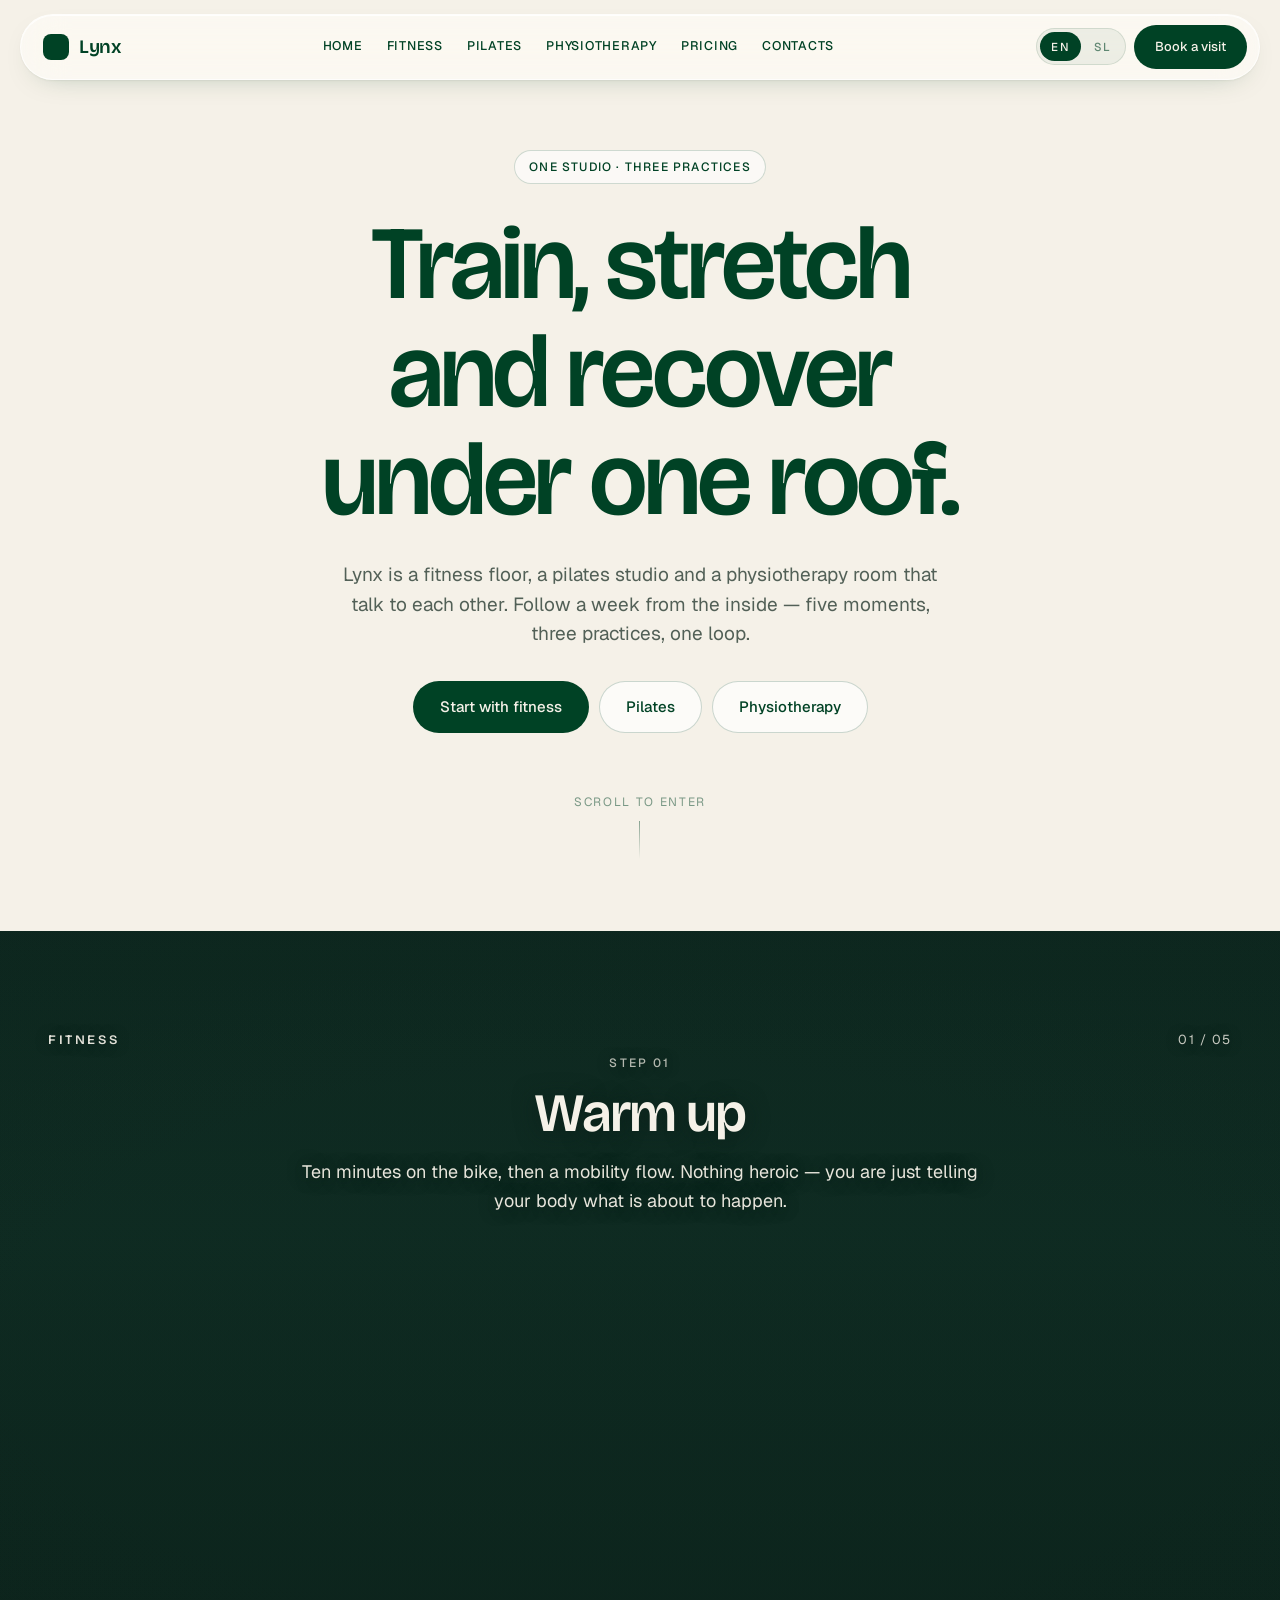
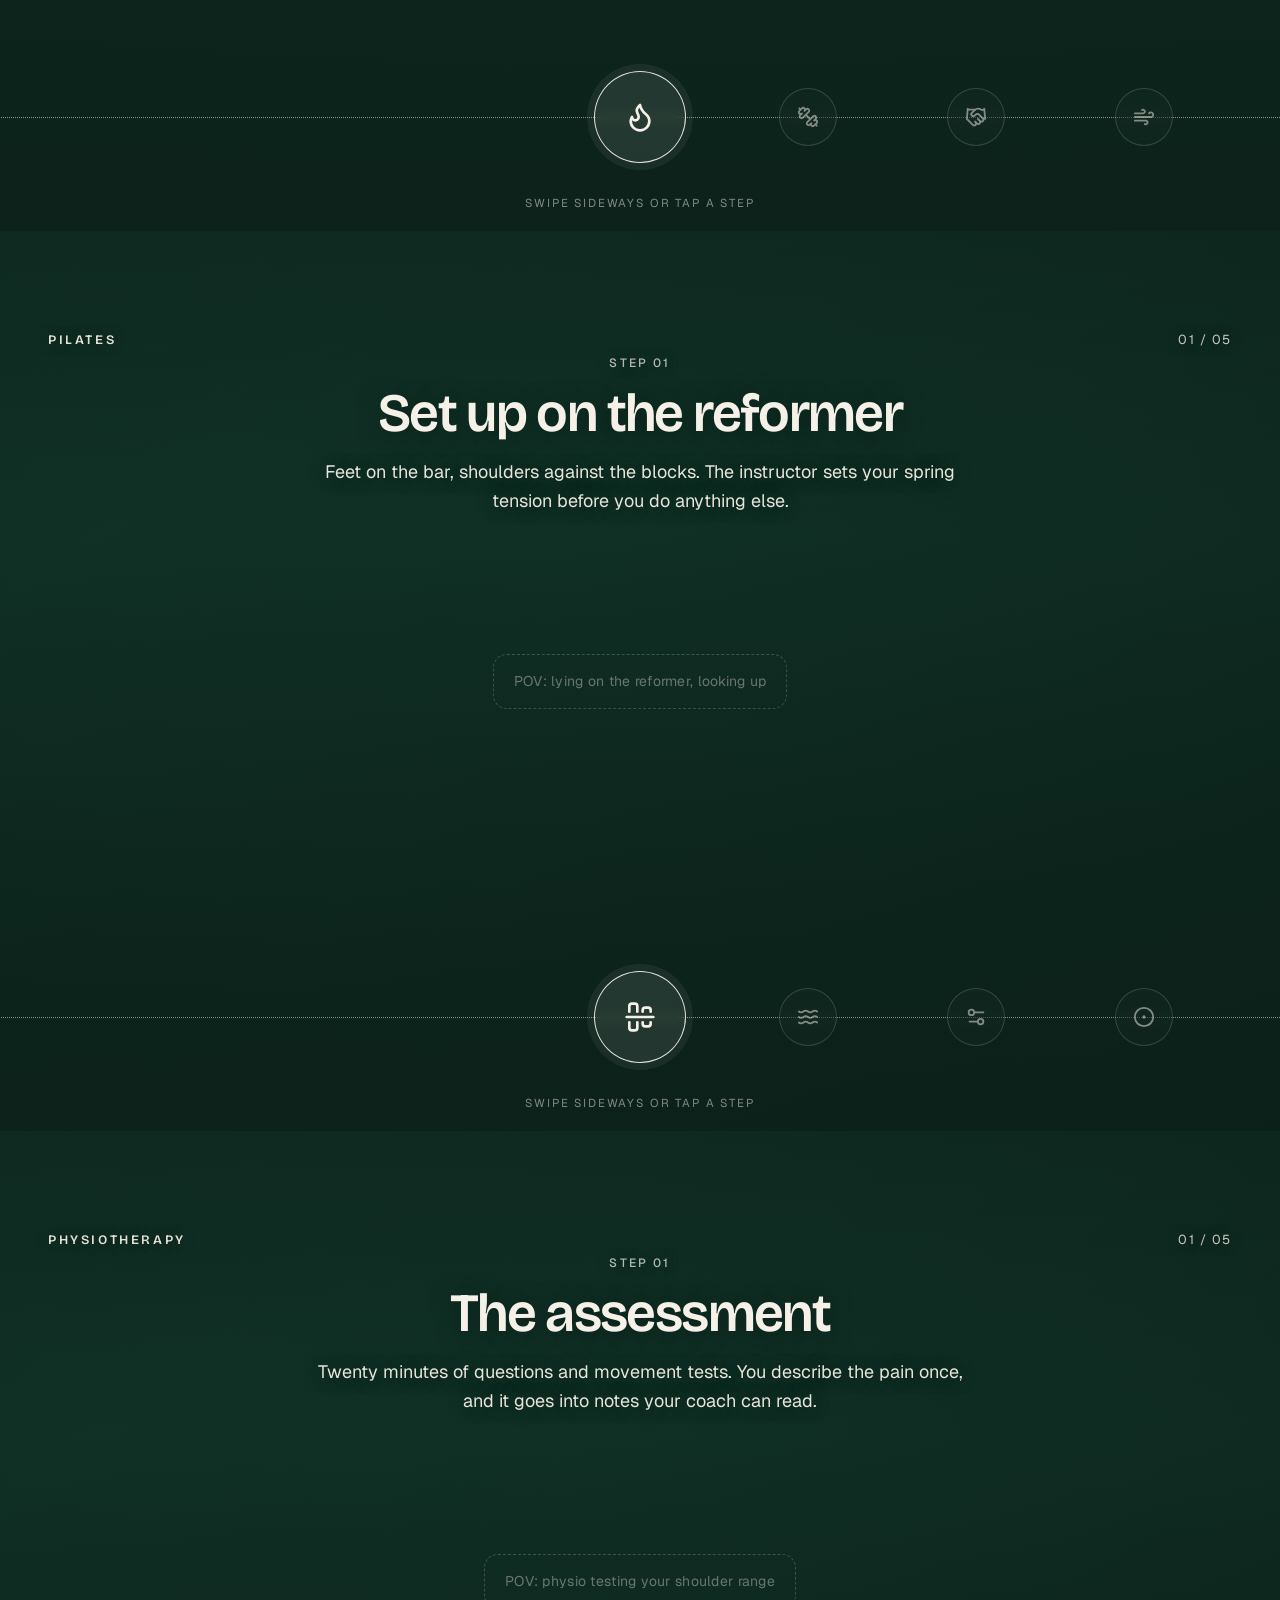
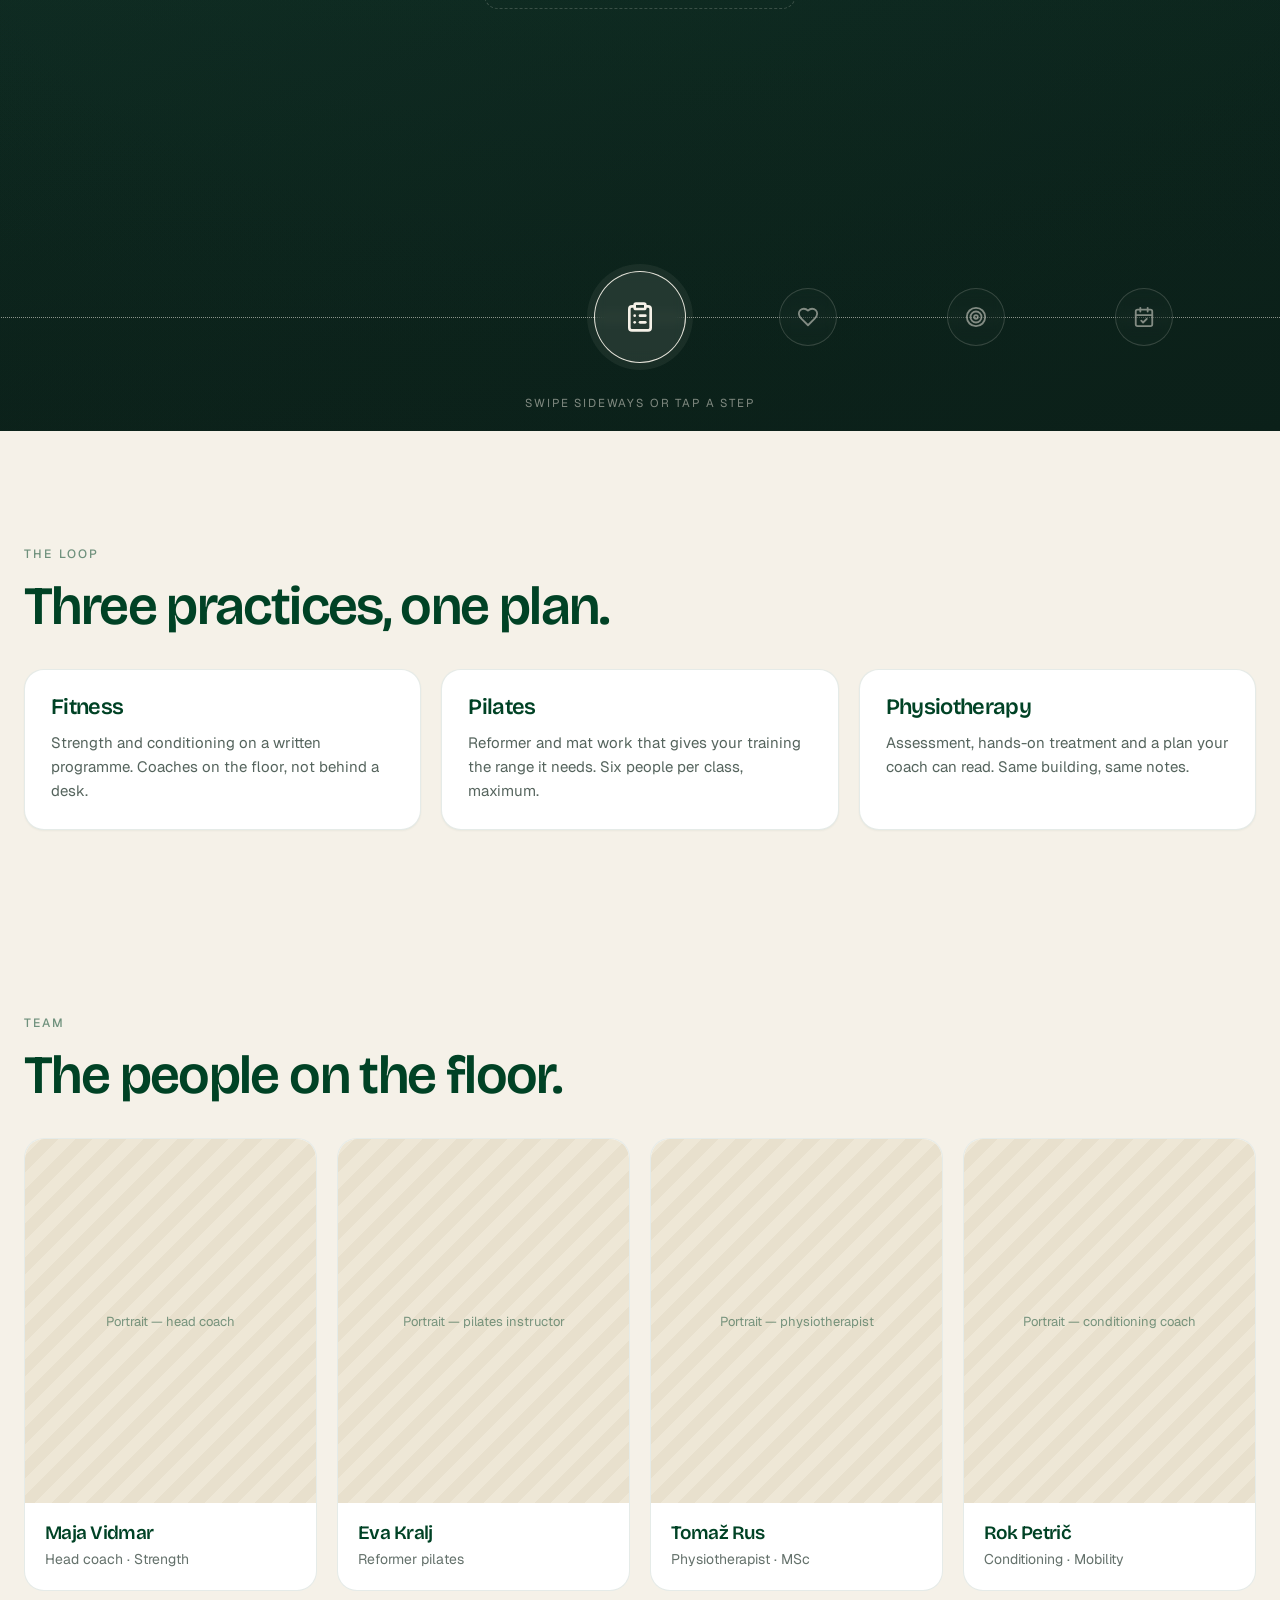
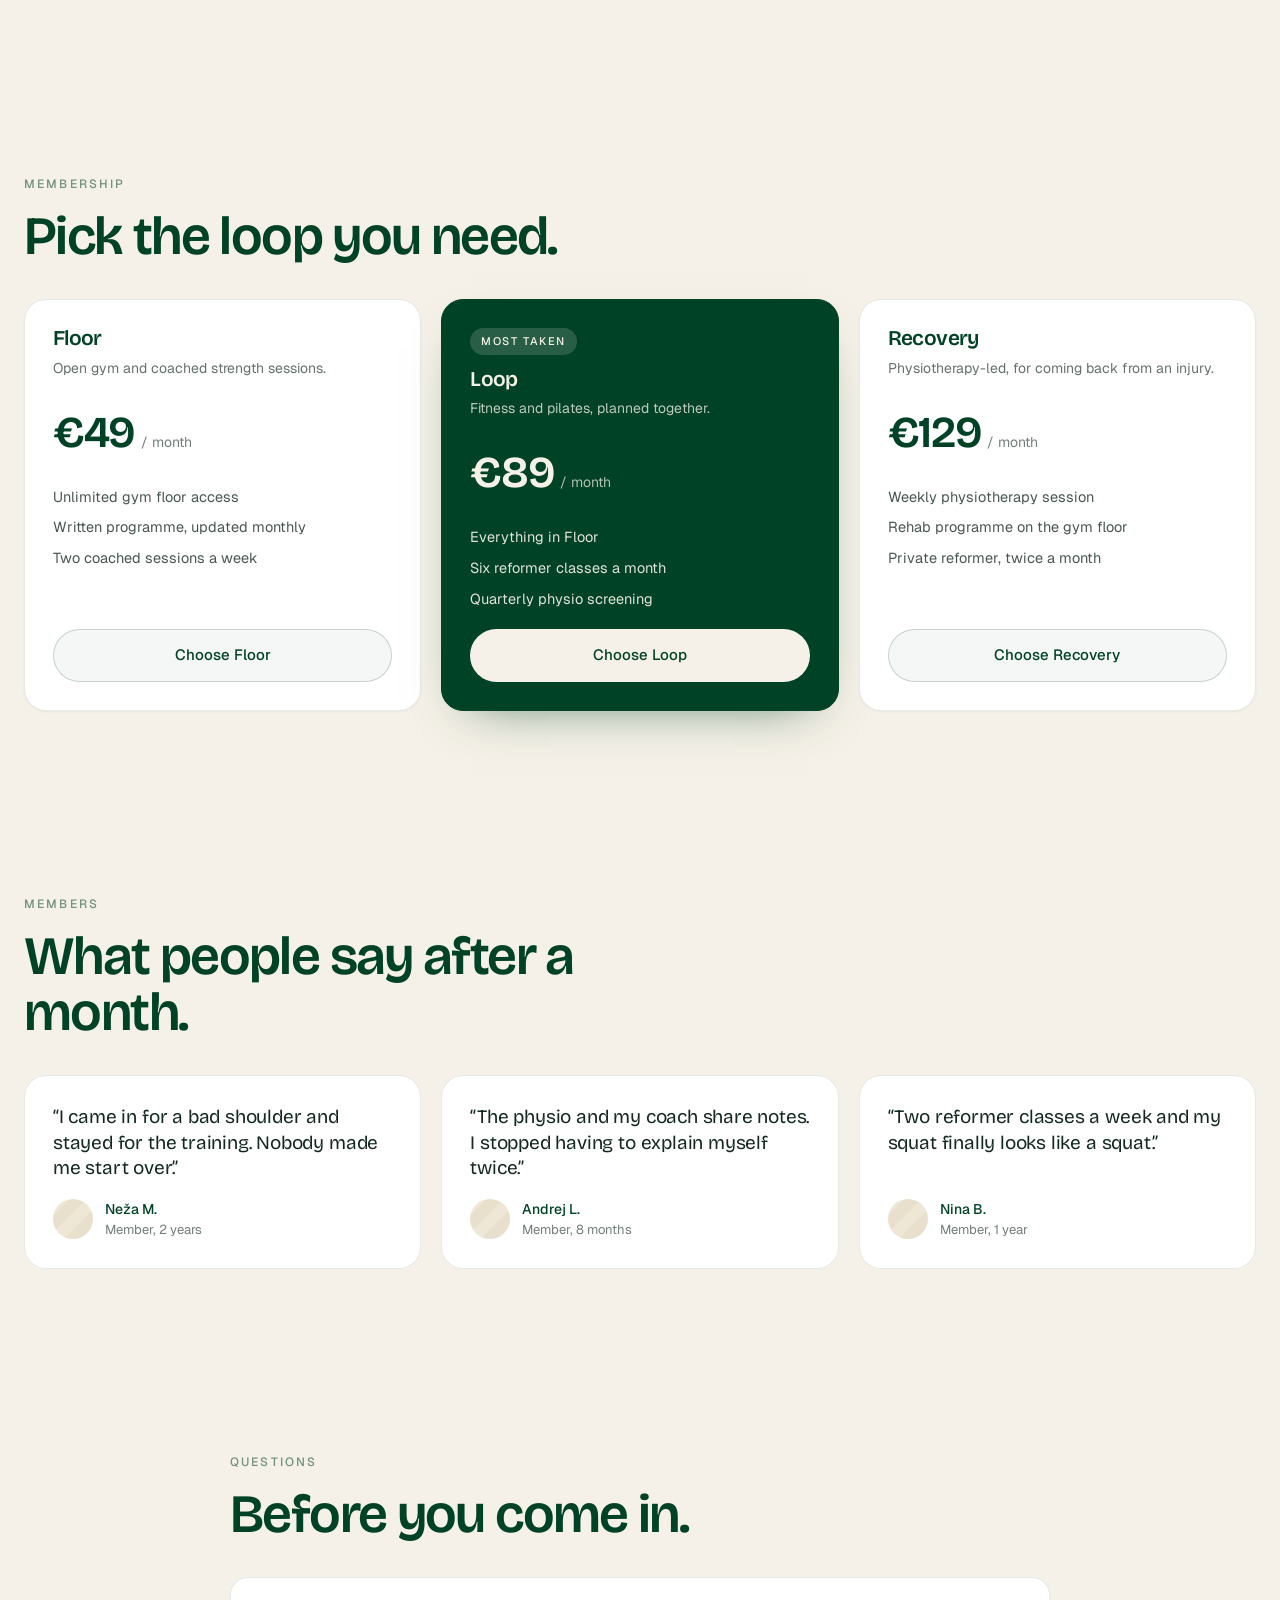
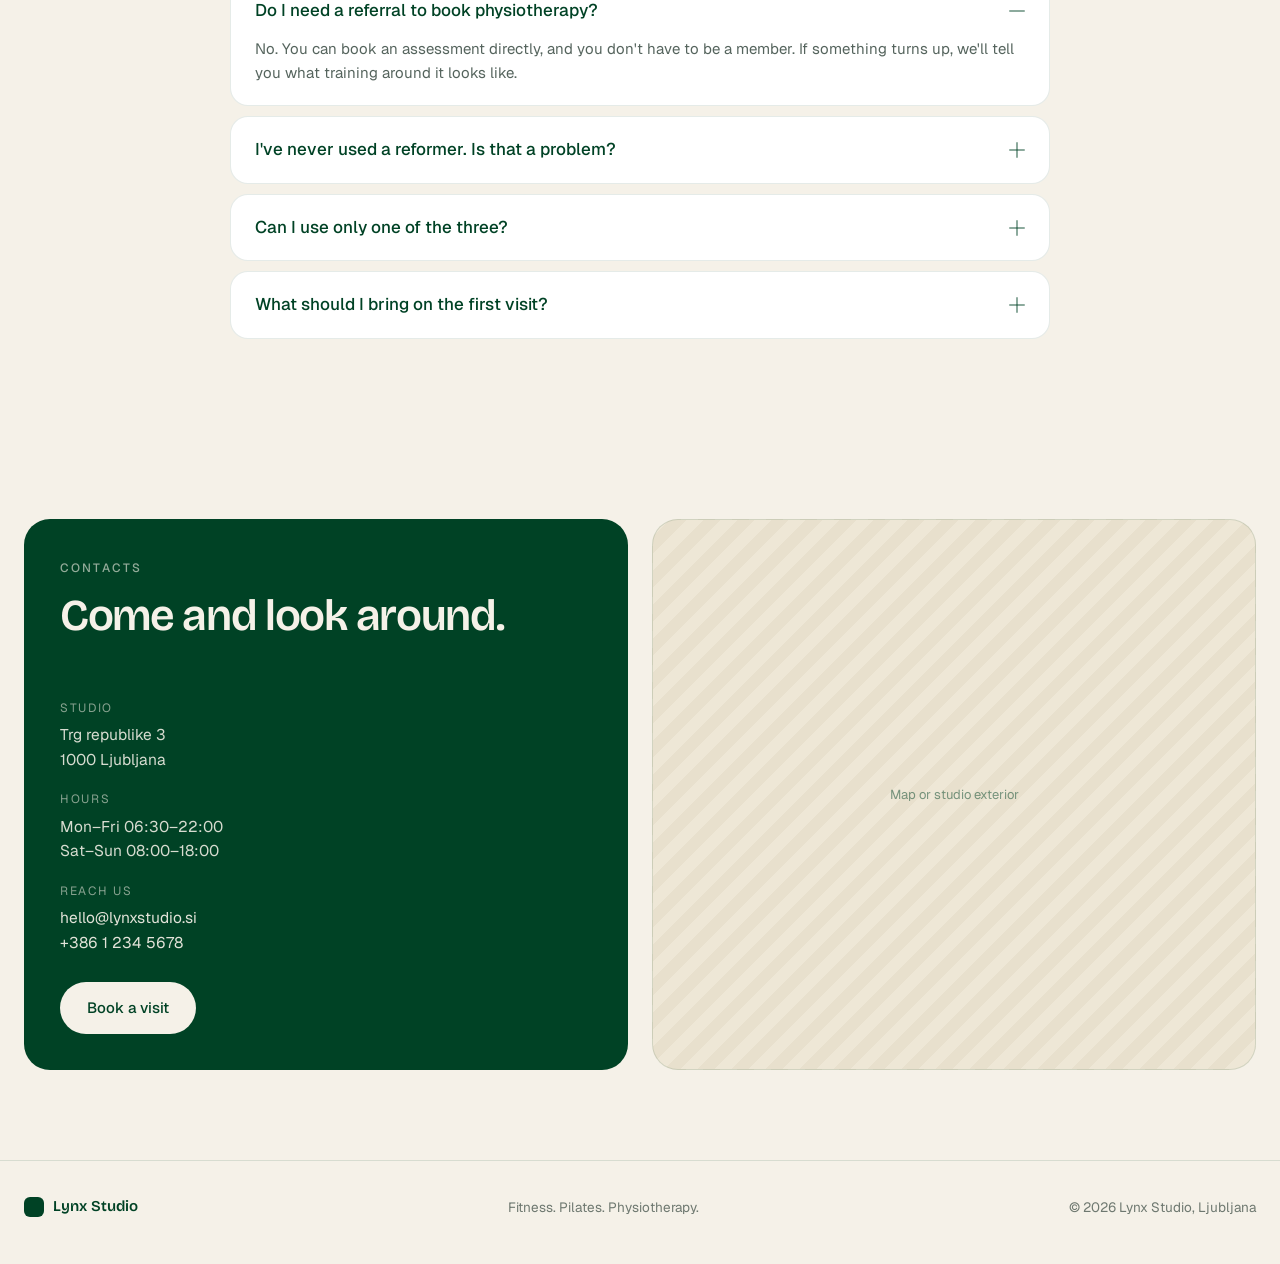
<file: index.html>
<!DOCTYPE html>
<html lang="en" dir="ltr">
<head>
<meta charset="utf-8">
<meta name="viewport" content="width=device-width, initial-scale=1, viewport-fit=cover">
<title>Lynx Studio — Fitness, Pilates &amp; Physiotherapy in Ljubljana</title>
<meta name="description" content="Lynx Studio in Ljubljana combines a coached fitness floor, reformer pilates and physiotherapy under one roof, working from the same plan. Book a visit.">
<link rel="canonical" href="https://lynxgarden.github.io/frontend-app/">
<link rel="alternate" hreflang="en" href="https://lynxgarden.github.io/frontend-app/">
<link rel="alternate" hreflang="sl" href="https://lynxgarden.github.io/frontend-app/sl/">
<link rel="alternate" hreflang="x-default" href="https://lynxgarden.github.io/frontend-app/">
<meta name="theme-color" content="#004225">
<meta name="robots" content="index, follow, max-image-preview:large">
<meta name="author" content="Lynx Studio">
<meta name="geo.region" content="SI">
<meta name="geo.placename" content="Ljubljana">

<meta property="og:type" content="website">
<meta property="og:site_name" content="Lynx Studio">
<meta property="og:locale" content="en_GB">
<meta property="og:locale:alternate" content="sl_SI">
<meta property="og:title" content="Lynx Studio — Fitness, Pilates &amp; Physiotherapy in Ljubljana">
<meta property="og:description" content="Lynx Studio in Ljubljana combines a coached fitness floor, reformer pilates and physiotherapy under one roof, working from the same plan. Book a visit.">
<meta property="og:url" content="https://lynxgarden.github.io/frontend-app/">
<meta property="og:image" content="https://lynxgarden.github.io/frontend-app/assets/img/og-image.svg">
<meta property="og:image:alt" content="Lynx Studio — fitness, pilates and physiotherapy in Ljubljana">
<meta name="twitter:card" content="summary_large_image">
<meta name="twitter:title" content="Lynx Studio — Fitness, Pilates &amp; Physiotherapy in Ljubljana">
<meta name="twitter:description" content="Lynx Studio in Ljubljana combines a coached fitness floor, reformer pilates and physiotherapy under one roof, working from the same plan. Book a visit.">
<meta name="twitter:image" content="https://lynxgarden.github.io/frontend-app/assets/img/og-image.svg">

<link rel="icon" href="assets/img/favicon.svg" type="image/svg+xml">
<link rel="apple-touch-icon" href="assets/img/favicon.svg">
<link rel="manifest" href="site.webmanifest">

<link rel="preconnect" href="https://fonts.googleapis.com">
<link rel="preconnect" href="https://fonts.gstatic.com" crossorigin>
<link rel="preload" as="style" href="https://fonts.googleapis.com/css2?family=Bricolage+Grotesque:opsz,wght@12..96,400;12..96,500;12..96,600;12..96,700&family=Geist:wght@300;400;500;600&display=swap">
<link rel="stylesheet" href="https://fonts.googleapis.com/css2?family=Bricolage+Grotesque:opsz,wght@12..96,400;12..96,500;12..96,600;12..96,700&family=Geist:wght@300;400;500;600&display=swap">
<link rel="stylesheet" href="assets/css/styles.css">
<script type="application/ld+json">{"@context":"https://schema.org","@type":["HealthClub","SportsActivityLocation"],"@id":"https://lynxgarden.github.io/frontend-app/#business","name":"Lynx Studio","description":"Lynx Studio in Ljubljana combines a coached fitness floor, reformer pilates and physiotherapy under one roof, working from the same plan. Book a visit.","url":"https://lynxgarden.github.io/frontend-app/","telephone":"+386 1 234 5678","email":"hello@lynxstudio.si","priceRange":"€€","currenciesAccepted":"EUR","image":"https://lynxgarden.github.io/frontend-app/assets/img/og-image.svg","logo":"https://lynxgarden.github.io/frontend-app/assets/img/favicon.svg","foundingDate":"2026","address":{"@type":"PostalAddress","streetAddress":"Trg republike 3","postalCode":"1000","addressLocality":"Ljubljana","addressRegion":"Osrednjeslovenska","addressCountry":"SI"},"geo":{"@type":"GeoCoordinates","latitude":46.0511,"longitude":14.5051},"openingHoursSpecification":[{"@type":"OpeningHoursSpecification","dayOfWeek":["Monday","Tuesday","Wednesday","Thursday","Friday"],"opens":"06:30","closes":"22:00"},{"@type":"OpeningHoursSpecification","dayOfWeek":["Saturday","Sunday"],"opens":"08:00","closes":"18:00"}],"sameAs":["https://www.instagram.com/lynxstudio","https://www.facebook.com/lynxstudio"],"areaServed":{"@type":"City","name":"Ljubljana"},"knowsLanguage":["sl","en"],"makesOffer":[{"@type":"Offer","name":"Floor","price":"49","priceCurrency":"EUR","description":"Open gym and coached strength sessions.","category":"Membership"},{"@type":"Offer","name":"Loop","price":"89","priceCurrency":"EUR","description":"Fitness and pilates, planned together.","category":"Membership"},{"@type":"Offer","name":"Recovery","price":"129","priceCurrency":"EUR","description":"Physiotherapy-led, for coming back from an injury.","category":"Membership"}],"hasOfferCatalog":{"@type":"OfferCatalog","name":"Pick the loop you need.","itemListElement":[{"@type":"OfferCatalog","name":"Fitness"},{"@type":"OfferCatalog","name":"Pilates"},{"@type":"OfferCatalog","name":"Physiotherapy"}]}}</script>
<script type="application/ld+json">{"@context":"https://schema.org","@type":"WebPage","@id":"https://lynxgarden.github.io/frontend-app/#webpage","url":"https://lynxgarden.github.io/frontend-app/","name":"Lynx Studio — Fitness, Pilates & Physiotherapy in Ljubljana","description":"Lynx Studio in Ljubljana combines a coached fitness floor, reformer pilates and physiotherapy under one roof, working from the same plan. Book a visit.","inLanguage":"en","isPartOf":{"@type":"WebSite","@id":"https://lynxgarden.github.io/frontend-app/#website","name":"Lynx Studio","url":"https://lynxgarden.github.io/frontend-app/"},"about":{"@id":"https://lynxgarden.github.io/frontend-app/#business"},"primaryImageOfPage":"https://lynxgarden.github.io/frontend-app/assets/img/og-image.svg"}</script>
<script type="application/ld+json">{"@context":"https://schema.org","@type":"FAQPage","inLanguage":"en","mainEntity":[{"@type":"Question","name":"Do I need a referral to book physiotherapy?","acceptedAnswer":{"@type":"Answer","text":"No. You can book an assessment directly, and you don't have to be a member. If something turns up, we'll tell you what training around it looks like."}},{"@type":"Question","name":"I've never used a reformer. Is that a problem?","acceptedAnswer":{"@type":"Answer","text":"Every first class is an intro class. Six people per session means the instructor gets to you within the first minute."}},{"@type":"Question","name":"Can I use only one of the three?","acceptedAnswer":{"@type":"Answer","text":"Yes. The Floor membership is gym only, and physiotherapy can be booked as a single session. Most people end up using two."}},{"@type":"Question","name":"What should I bring on the first visit?","acceptedAnswer":{"@type":"Answer","text":"Indoor shoes, a towel and grip socks for pilates — we sell those at the desk if you forget."}}]}</script>
<script type="application/ld+json">{"@context":"https://schema.org","@type":"BreadcrumbList","itemListElement":[{"@type":"ListItem","position":1,"name":"Home","item":"https://lynxgarden.github.io/frontend-app/"}]}</script>
</head>
<body>
<a class="skip" href="#main">Skip to content</a>

  <nav class="nav" aria-label="">
    <a class="nav__brand" href="#top" aria-label="">
      <span class="nav__mark" aria-hidden="true"></span>
      <span class="nav__wordmark">Lynx</span>
    </a>
    <div class="nav__links">
      <a href="#top">Home</a>
      <a href="#fitness">Fitness</a>
      <a href="#pilates">Pilates</a>
      <a href="#physio">Physiotherapy</a>
      <a href="#pricing">Pricing</a>
      <a href="#contacts">Contacts</a>
    </div>
    <div class="nav__actions">
      <div class="langtoggle" role="group" aria-label="Language">
        <a class="langtoggle__btn is-active" href="#top" hreflang="en" aria-current="true">EN</a>
        <a class="langtoggle__btn " href="sl/" hreflang="sl">SL</a>
      </div>
      <a class="btn btn--primary nav__book" href="#contacts">Book a visit</a>
    </div>
  </nav>
<main id="main">

  <header class="hero" id="top">
    <span class="badge">One studio · Three practices</span>
    <h1 class="hero__title">Train, stretch and recover under one roof.</h1>
    <p class="hero__body">Lynx is a fitness floor, a pilates studio and a physiotherapy room that talk to each other. Follow a week from the inside — five moments, three practices, one loop.</p>
    <div class="hero__cta">
      <a class="btn btn--primary" href="#fitness">Start with fitness</a>
      <a class="btn btn--ghost" href="#pilates">Pilates</a>
      <a class="btn btn--ghost" href="#physio">Physiotherapy</a>
    </div>
    <div class="hero__scroll" aria-hidden="true">
      <span>Scroll to enter</span>
      <span class="hero__scrollline"></span>
    </div>
  </header>

    <section class="journey" id="fitness" data-journey="0" aria-label="Fitness">
      <div class="journey__rail" data-rail tabindex="0">
        
          <article class="slide" data-index="0" aria-roledescription="slide" aria-label="Step 1 of 5: Warm up">
            <video class="slide__media" src="assets/media/lynx-warmup.mp4" poster="assets/img/poster.svg" autoplay muted loop playsinline preload="metadata" aria-hidden="true"></video>
            <div class="slide__scrim" aria-hidden="true"></div>
            <div class="slide__caption">
              <span class="slide__kicker">Step 01</span>
              <h3 class="slide__title">Warm up</h3>
              <p class="slide__body">Ten minutes on the bike, then a mobility flow. Nothing heroic — you are just telling your body what is about to happen.</p>
            </div>
          </article>
          <article class="slide" data-index="1" aria-roledescription="slide" aria-label="Step 2 of 5: The main lift">
            <div class="slide__ph" role="img" aria-label="POV: hands on the barbell, rack in front"><span class="slide__ph-label">POV: hands on the barbell, rack in front</span></div>
            <div class="slide__scrim" aria-hidden="true"></div>
            <div class="slide__caption">
              <span class="slide__kicker">Step 02</span>
              <h3 class="slide__title">The main lift</h3>
              <p class="slide__body">Squat, press, pull. Your coach wrote today's session last week, and the load goes up when your form says it can.</p>
            </div>
          </article>
          <article class="slide" data-index="2" aria-roledescription="slide" aria-label="Step 3 of 5: A nod from the floor">
            <div class="slide__ph" role="img" aria-label="POV: coach walking past, giving a nod"><span class="slide__ph-label">POV: coach walking past, giving a nod</span></div>
            <div class="slide__scrim" aria-hidden="true"></div>
            <div class="slide__caption">
              <span class="slide__kicker">Step 03</span>
              <h3 class="slide__title">A nod from the floor</h3>
              <p class="slide__body">Someone walks past, checks your setup, moves one foot two centimetres. You feel the difference on the next rep.</p>
            </div>
          </article>
          <article class="slide" data-index="3" aria-roledescription="slide" aria-label="Step 4 of 5: Wind down">
            <div class="slide__ph" role="img" aria-label="POV: sitting on the floor, cooling down"><span class="slide__ph-label">POV: sitting on the floor, cooling down</span></div>
            <div class="slide__scrim" aria-hidden="true"></div>
            <div class="slide__caption">
              <span class="slide__kicker">Step 04</span>
              <h3 class="slide__title">Wind down</h3>
              <p class="slide__body">Five minutes of breathing and easy stretching before you leave the room. This is where the session actually settles.</p>
            </div>
          </article>
          <article class="slide" data-index="4" aria-roledescription="slide" aria-label="Step 5 of 5: Next door: pilates">
            <div class="slide__ph" role="img" aria-label="POV: walking toward the pilates studio door"><span class="slide__ph-label">POV: walking toward the pilates studio door</span></div>
            <div class="slide__scrim" aria-hidden="true"></div>
            <div class="slide__caption">
              <span class="slide__kicker">Step 05</span>
              <h3 class="slide__title">Next door: pilates</h3>
              <p class="slide__body">Hips tight from the squats. The reformer studio is through the next door, and the instructor already knows what you lifted.</p>
            </div>
          </article>
      </div>
      <div class="journey__bar">
        <h2 class="journey__title">Fitness</h2>
        <span class="journey__counter" data-counter>01 / 05</span>
      </div>
      <div class="journey__timeline" aria-hidden="true">
        <div class="journey__track" data-track>
          <div class="journey__line"></div>
          <button class="dot is-active" type="button" data-goto="0" aria-label="Warm up"><svg class="dot__icon" viewBox="0 0 24 24" fill="none" stroke="currentColor" stroke-width="2" stroke-linecap="round" stroke-linejoin="round" aria-hidden="true" focusable="false"><path d="M8.5 14.5A2.5 2.5 0 0 0 11 12c0-1.38-.5-2-1-3-1.072-2.143-.224-4.054 2-6 .5 2.5 2 4.9 4 6.5 2 1.6 3 3.5 3 5.5a7 7 0 1 1-14 0c0-1.153.433-2.294 1-3a2.5 2.5 0 0 0 2.5 2.5z"/></svg></button><button class="dot" type="button" data-goto="1" aria-label="The main lift"><svg class="dot__icon" viewBox="0 0 24 24" fill="none" stroke="currentColor" stroke-width="2" stroke-linecap="round" stroke-linejoin="round" aria-hidden="true" focusable="false"><path d="M14.4 14.4 9.6 9.6"/><path d="M18.657 21.485a2 2 0 1 1-2.829-2.828l-1.767 1.768a2 2 0 1 1-2.829-2.829l6.364-6.364a2 2 0 1 1 2.829 2.829l-1.768 1.767a2 2 0 1 1 2.828 2.829z"/><path d="m21.5 21.5-1.4-1.4"/><path d="M3.9 3.9 2.5 2.5"/><path d="M6.404 12.768a2 2 0 1 1-2.829-2.829l1.768-1.767a2 2 0 1 1-2.828-2.829l2.828-2.828a2 2 0 1 1 2.829 2.828l1.767-1.768a2 2 0 1 1 2.829 2.829z"/></svg></button><button class="dot" type="button" data-goto="2" aria-label="A nod from the floor"><svg class="dot__icon" viewBox="0 0 24 24" fill="none" stroke="currentColor" stroke-width="2" stroke-linecap="round" stroke-linejoin="round" aria-hidden="true" focusable="false"><path d="m11 17 2 2a1 1 0 1 0 3-3"/><path d="m14 14 2.5 2.5a1 1 0 1 0 3-3l-3.88-3.88a3 3 0 0 0-4.24 0l-.88.88a1 1 0 1 1-3-3l2.81-2.81a5.79 5.79 0 0 1 7.06-.87l.47.28a2 2 0 0 0 1.42.25L21 4"/><path d="m21 3 1 11h-2"/><path d="M3 3 2 14l6.5 6.5a1 1 0 1 0 3-3"/><path d="M3 4h8"/></svg></button><button class="dot" type="button" data-goto="3" aria-label="Wind down"><svg class="dot__icon" viewBox="0 0 24 24" fill="none" stroke="currentColor" stroke-width="2" stroke-linecap="round" stroke-linejoin="round" aria-hidden="true" focusable="false"><path d="M12.8 19.6A2 2 0 1 0 14 16H2"/><path d="M17.5 8a2.5 2.5 0 1 1 2 4H2"/><path d="M9.8 4.4A2 2 0 1 1 11 8H2"/></svg></button><button class="dot" type="button" data-goto="4" aria-label="Next door: pilates"><svg class="dot__icon" viewBox="0 0 24 24" fill="none" stroke="currentColor" stroke-width="2" stroke-linecap="round" stroke-linejoin="round" aria-hidden="true" focusable="false"><path d="M5 12h14"/><path d="m12 5 7 7-7 7"/></svg></button>
        </div>
      </div>
      <p class="journey__hint">Swipe sideways or tap a step</p>
    </section>
    <section class="journey" id="pilates" data-journey="1" aria-label="Pilates">
      <div class="journey__rail" data-rail tabindex="0">
        
          <article class="slide" data-index="0" aria-roledescription="slide" aria-label="Step 1 of 5: Set up on the reformer">
            <div class="slide__ph" role="img" aria-label="POV: lying on the reformer, looking up"><span class="slide__ph-label">POV: lying on the reformer, looking up</span></div>
            <div class="slide__scrim" aria-hidden="true"></div>
            <div class="slide__caption">
              <span class="slide__kicker">Step 01</span>
              <h3 class="slide__title">Set up on the reformer</h3>
              <p class="slide__body">Feet on the bar, shoulders against the blocks. The instructor sets your spring tension before you do anything else.</p>
            </div>
          </article>
          <article class="slide" data-index="1" aria-roledescription="slide" aria-label="Step 2 of 5: Find the breath">
            <div class="slide__ph" role="img" aria-label="POV: ribcage rising, hands on stomach"><span class="slide__ph-label">POV: ribcage rising, hands on stomach</span></div>
            <div class="slide__scrim" aria-hidden="true"></div>
            <div class="slide__caption">
              <span class="slide__kicker">Step 02</span>
              <h3 class="slide__title">Find the breath</h3>
              <p class="slide__body">Four counts in, six out. Everything after this depends on it, which is why nobody rushes this part.</p>
            </div>
          </article>
          <article class="slide" data-index="2" aria-roledescription="slide" aria-label="Step 3 of 5: Load the springs">
            <div class="slide__ph" role="img" aria-label="POV: hands on the straps, carriage moving"><span class="slide__ph-label">POV: hands on the straps, carriage moving</span></div>
            <div class="slide__scrim" aria-hidden="true"></div>
            <div class="slide__caption">
              <span class="slide__kicker">Step 03</span>
              <h3 class="slide__title">Load the springs</h3>
              <p class="slide__body">Footwork, then long stretch. The carriage moves slowly on purpose — slow is where the control lives.</p>
            </div>
          </article>
          <article class="slide" data-index="3" aria-roledescription="slide" aria-label="Step 4 of 5: Deliberate core work">
            <div class="slide__ph" role="img" aria-label="POV: instructor correcting your position"><span class="slide__ph-label">POV: instructor correcting your position</span></div>
            <div class="slide__scrim" aria-hidden="true"></div>
            <div class="slide__caption">
              <span class="slide__kicker">Step 04</span>
              <h3 class="slide__title">Deliberate core work</h3>
              <p class="slide__body">Six people in the room, so the correction comes to you by name. Ten good repetitions beat thirty rushed ones.</p>
            </div>
          </article>
          <article class="slide" data-index="4" aria-roledescription="slide" aria-label="Step 5 of 5: Once a week: physiotherapy">
            <div class="slide__ph" role="img" aria-label="POV: walking down the corridor to physio"><span class="slide__ph-label">POV: walking down the corridor to physio</span></div>
            <div class="slide__scrim" aria-hidden="true"></div>
            <div class="slide__caption">
              <span class="slide__kicker">Step 05</span>
              <h3 class="slide__title">Once a week: physiotherapy</h3>
              <p class="slide__body">Something in the left hip is not tracking. The physio room is at the end of the corridor and Thursday is free.</p>
            </div>
          </article>
      </div>
      <div class="journey__bar">
        <h2 class="journey__title">Pilates</h2>
        <span class="journey__counter" data-counter>01 / 05</span>
      </div>
      <div class="journey__timeline" aria-hidden="true">
        <div class="journey__track" data-track>
          <div class="journey__line"></div>
          <button class="dot is-active" type="button" data-goto="0" aria-label="Set up on the reformer"><svg class="dot__icon" viewBox="0 0 24 24" fill="none" stroke="currentColor" stroke-width="2" stroke-linecap="round" stroke-linejoin="round" aria-hidden="true" focusable="false"><path d="M2 12h20"/><path d="M10 16v4a2 2 0 0 1-2 2H6a2 2 0 0 1-2-2v-4"/><path d="M10 8V4a2 2 0 0 0-2-2H6a2 2 0 0 0-2 2v4"/><path d="M20 16v1a2 2 0 0 1-2 2h-2a2 2 0 0 1-2-2v-1"/><path d="M14 8V7c0-1.1.9-2 2-2h2a2 2 0 0 1 2 2v1"/></svg></button><button class="dot" type="button" data-goto="1" aria-label="Find the breath"><svg class="dot__icon" viewBox="0 0 24 24" fill="none" stroke="currentColor" stroke-width="2" stroke-linecap="round" stroke-linejoin="round" aria-hidden="true" focusable="false"><path d="M2 6c.6.5 1.2 1 2.5 1C7 7 7 5 9.5 5c2.6 0 2.4 2 5 2 2.5 0 2.5-2 5-2 1.3 0 1.9.5 2.5 1"/><path d="M2 12c.6.5 1.2 1 2.5 1 2.5 0 2.5-2 5-2 2.6 0 2.4 2 5 2 2.5 0 2.5-2 5-2 1.3 0 1.9.5 2.5 1"/><path d="M2 18c.6.5 1.2 1 2.5 1 2.5 0 2.5-2 5-2 2.6 0 2.4 2 5 2 2.5 0 2.5-2 5-2 1.3 0 1.9.5 2.5 1"/></svg></button><button class="dot" type="button" data-goto="2" aria-label="Load the springs"><svg class="dot__icon" viewBox="0 0 24 24" fill="none" stroke="currentColor" stroke-width="2" stroke-linecap="round" stroke-linejoin="round" aria-hidden="true" focusable="false"><path d="M20 7h-9"/><path d="M14 17H5"/><circle cx="17" cy="17" r="3"/><circle cx="7" cy="7" r="3"/></svg></button><button class="dot" type="button" data-goto="3" aria-label="Deliberate core work"><svg class="dot__icon" viewBox="0 0 24 24" fill="none" stroke="currentColor" stroke-width="2" stroke-linecap="round" stroke-linejoin="round" aria-hidden="true" focusable="false"><circle cx="12" cy="12" r="10"/><circle cx="12" cy="12" r="1.8" fill="currentColor" stroke="none"/></svg></button><button class="dot" type="button" data-goto="4" aria-label="Once a week: physiotherapy"><svg class="dot__icon" viewBox="0 0 24 24" fill="none" stroke="currentColor" stroke-width="2" stroke-linecap="round" stroke-linejoin="round" aria-hidden="true" focusable="false"><path d="M5 12h14"/><path d="m12 5 7 7-7 7"/></svg></button>
        </div>
      </div>
      <p class="journey__hint">Swipe sideways or tap a step</p>
    </section>
    <section class="journey" id="physio" data-journey="2" aria-label="Physiotherapy">
      <div class="journey__rail" data-rail tabindex="0">
        
          <article class="slide" data-index="0" aria-roledescription="slide" aria-label="Step 1 of 5: The assessment">
            <div class="slide__ph" role="img" aria-label="POV: physio testing your shoulder range"><span class="slide__ph-label">POV: physio testing your shoulder range</span></div>
            <div class="slide__scrim" aria-hidden="true"></div>
            <div class="slide__caption">
              <span class="slide__kicker">Step 01</span>
              <h3 class="slide__title">The assessment</h3>
              <p class="slide__body">Twenty minutes of questions and movement tests. You describe the pain once, and it goes into notes your coach can read.</p>
            </div>
          </article>
          <article class="slide" data-index="1" aria-roledescription="slide" aria-label="Step 2 of 5: Hands on">
            <div class="slide__ph" role="img" aria-label="POV: on the treatment table, ceiling above"><span class="slide__ph-label">POV: on the treatment table, ceiling above</span></div>
            <div class="slide__scrim" aria-hidden="true"></div>
            <div class="slide__caption">
              <span class="slide__kicker">Step 02</span>
              <h3 class="slide__title">Hands on</h3>
              <p class="slide__body">Soft tissue work and joint mobilisation on the table. Uncomfortable in places, but never a surprise.</p>
            </div>
          </article>
          <article class="slide" data-index="2" aria-roledescription="slide" aria-label="Step 3 of 5: Corrective loading">
            <div class="slide__ph" role="img" aria-label="POV: doing corrective work with a band"><span class="slide__ph-label">POV: doing corrective work with a band</span></div>
            <div class="slide__scrim" aria-hidden="true"></div>
            <div class="slide__caption">
              <span class="slide__kicker">Step 03</span>
              <h3 class="slide__title">Corrective loading</h3>
              <p class="slide__body">The same movement that hurt, rebuilt with less load and better order. Three exercises, not fifteen.</p>
            </div>
          </article>
          <article class="slide" data-index="3" aria-roledescription="slide" aria-label="Step 4 of 5: Your week, written down">
            <div class="slide__ph" role="img" aria-label="POV: reading the plan on the tablet"><span class="slide__ph-label">POV: reading the plan on the tablet</span></div>
            <div class="slide__scrim" aria-hidden="true"></div>
            <div class="slide__caption">
              <span class="slide__kicker">Step 04</span>
              <h3 class="slide__title">Your week, written down</h3>
              <p class="slide__body">What to train, what to leave alone and when to come back. It lands in the same plan as your gym sessions.</p>
            </div>
          </article>
          <article class="slide" data-index="4" aria-roledescription="slide" aria-label="Step 5 of 5: Back to the floor">
            <div class="slide__ph" role="img" aria-label="POV: walking back onto the gym floor"><span class="slide__ph-label">POV: walking back onto the gym floor</span></div>
            <div class="slide__scrim" aria-hidden="true"></div>
            <div class="slide__caption">
              <span class="slide__kicker">Step 05</span>
              <h3 class="slide__title">Back to the floor</h3>
              <p class="slide__body">Cleared for the squat rack with a lighter top set. The loop closes where it started, one week wiser.</p>
            </div>
          </article>
      </div>
      <div class="journey__bar">
        <h2 class="journey__title">Physiotherapy</h2>
        <span class="journey__counter" data-counter>01 / 05</span>
      </div>
      <div class="journey__timeline" aria-hidden="true">
        <div class="journey__track" data-track>
          <div class="journey__line"></div>
          <button class="dot is-active" type="button" data-goto="0" aria-label="The assessment"><svg class="dot__icon" viewBox="0 0 24 24" fill="none" stroke="currentColor" stroke-width="2" stroke-linecap="round" stroke-linejoin="round" aria-hidden="true" focusable="false"><rect width="8" height="4" x="8" y="2" rx="1" ry="1"/><path d="M12 11h4"/><path d="M12 16h4"/><path d="M8 11h.01"/><path d="M8 16h.01"/><path d="M16 4h2a2 2 0 0 1 2 2v14a2 2 0 0 1-2 2H6a2 2 0 0 1-2-2V6a2 2 0 0 1 2-2h2"/></svg></button><button class="dot" type="button" data-goto="1" aria-label="Hands on"><svg class="dot__icon" viewBox="0 0 24 24" fill="none" stroke="currentColor" stroke-width="2" stroke-linecap="round" stroke-linejoin="round" aria-hidden="true" focusable="false"><path d="M19 14c1.49-1.46 3-3.21 3-5.5A5.5 5.5 0 0 0 16.5 3c-1.76 0-3 .5-4.5 2-1.5-1.5-2.74-2-4.5-2A5.5 5.5 0 0 0 2 8.5c0 2.29 1.51 4.04 3 5.5l7 7Z"/></svg></button><button class="dot" type="button" data-goto="2" aria-label="Corrective loading"><svg class="dot__icon" viewBox="0 0 24 24" fill="none" stroke="currentColor" stroke-width="2" stroke-linecap="round" stroke-linejoin="round" aria-hidden="true" focusable="false"><circle cx="12" cy="12" r="10"/><circle cx="12" cy="12" r="6"/><circle cx="12" cy="12" r="2"/></svg></button><button class="dot" type="button" data-goto="3" aria-label="Your week, written down"><svg class="dot__icon" viewBox="0 0 24 24" fill="none" stroke="currentColor" stroke-width="2" stroke-linecap="round" stroke-linejoin="round" aria-hidden="true" focusable="false"><path d="M8 2v4"/><path d="M16 2v4"/><rect width="18" height="18" x="3" y="4" rx="2"/><path d="M3 10h18"/><path d="m9 16 2 2 4-4"/></svg></button><button class="dot" type="button" data-goto="4" aria-label="Back to the floor"><svg class="dot__icon" viewBox="0 0 24 24" fill="none" stroke="currentColor" stroke-width="2" stroke-linecap="round" stroke-linejoin="round" aria-hidden="true" focusable="false"><path d="M5 12h14"/><path d="m12 5 7 7-7 7"/></svg></button>
        </div>
      </div>
      <p class="journey__hint">Swipe sideways or tap a step</p>
    </section>

  <section class="section loop" aria-labelledby="loop-title">
    <div class="section__inner">
      <div class="section__head">
        <span class="kicker">The loop</span>
        <h2 id="loop-title">Three practices, one plan.</h2>
      </div>
      <div class="grid grid--3">
        <div class="card"><h3>Fitness</h3><p>Strength and conditioning on a written programme. Coaches on the floor, not behind a desk.</p></div>
        <div class="card"><h3>Pilates</h3><p>Reformer and mat work that gives your training the range it needs. Six people per class, maximum.</p></div>
        <div class="card"><h3>Physiotherapy</h3><p>Assessment, hands-on treatment and a plan your coach can read. Same building, same notes.</p></div>
      </div>
    </div>
  </section>

  <section class="section" id="team" aria-labelledby="team-title">
    <div class="section__inner">
      <div class="section__head">
        <span class="kicker">Team</span>
        <h2 id="team-title">The people on the floor.</h2>
      </div>
      <div class="grid grid--4">
      <article class="teamcard">
        <div class="teamcard__photo slot" role="img" aria-label="Portrait — head coach"><span>Portrait — head coach</span></div>
        <div class="teamcard__body">
          <h3>Maja Vidmar</h3>
          <p>Head coach · Strength</p>
        </div>
      </article>
      <article class="teamcard">
        <div class="teamcard__photo slot" role="img" aria-label="Portrait — pilates instructor"><span>Portrait — pilates instructor</span></div>
        <div class="teamcard__body">
          <h3>Eva Kralj</h3>
          <p>Reformer pilates</p>
        </div>
      </article>
      <article class="teamcard">
        <div class="teamcard__photo slot" role="img" aria-label="Portrait — physiotherapist"><span>Portrait — physiotherapist</span></div>
        <div class="teamcard__body">
          <h3>Tomaž Rus</h3>
          <p>Physiotherapist · MSc</p>
        </div>
      </article>
      <article class="teamcard">
        <div class="teamcard__photo slot" role="img" aria-label="Portrait — conditioning coach"><span>Portrait — conditioning coach</span></div>
        <div class="teamcard__body">
          <h3>Rok Petrič</h3>
          <p>Conditioning · Mobility</p>
        </div>
      </article></div>
    </div>
  </section>

  <section class="section" id="pricing" aria-labelledby="pricing-title">
    <div class="section__inner">
      <div class="section__head">
        <span class="kicker">Membership</span>
        <h2 id="pricing-title">Pick the loop you need.</h2>
      </div>
      <div class="grid grid--3 grid--stretch">
      <article class="pricecard">
        <div class="pricecard__head">
          
          <h3>Floor</h3>
          <p class="pricecard__desc">Open gym and coached strength sessions.</p>
        </div>
        <p class="pricecard__price"><span class="pricecard__amount">€49</span><span class="pricecard__per">/ month</span></p>
        <ul class="pricecard__features"><li>Unlimited gym floor access</li><li>Written programme, updated monthly</li><li>Two coached sessions a week</li></ul>
        <a class="btn btn--outline pricecard__cta" href="#contacts">Choose Floor</a>
      </article>
      <article class="pricecard pricecard--featured">
        <div class="pricecard__head">
          <span class="pricecard__badge">Most taken</span>
          <h3>Loop</h3>
          <p class="pricecard__desc">Fitness and pilates, planned together.</p>
        </div>
        <p class="pricecard__price"><span class="pricecard__amount">€89</span><span class="pricecard__per">/ month</span></p>
        <ul class="pricecard__features"><li>Everything in Floor</li><li>Six reformer classes a month</li><li>Quarterly physio screening</li></ul>
        <a class="btn btn--invert pricecard__cta" href="#contacts">Choose Loop</a>
      </article>
      <article class="pricecard">
        <div class="pricecard__head">
          
          <h3>Recovery</h3>
          <p class="pricecard__desc">Physiotherapy-led, for coming back from an injury.</p>
        </div>
        <p class="pricecard__price"><span class="pricecard__amount">€129</span><span class="pricecard__per">/ month</span></p>
        <ul class="pricecard__features"><li>Weekly physiotherapy session</li><li>Rehab programme on the gym floor</li><li>Private reformer, twice a month</li></ul>
        <a class="btn btn--outline pricecard__cta" href="#contacts">Choose Recovery</a>
      </article></div>
    </div>
  </section>

  <section class="section" aria-labelledby="test-title">
    <div class="section__inner">
      <div class="section__head">
        <span class="kicker">Members</span>
        <h2 id="test-title">What people say after a month.</h2>
      </div>
      <div class="grid grid--3">
      <figure class="quote">
        <blockquote>“I came in for a bad shoulder and stayed for the training. Nobody made me start over.”</blockquote>
        <figcaption>
          <span class="quote__avatar slot slot--circle" role="img" aria-label="Member photo"></span>
          <span class="quote__who"><span class="quote__name">Neža M.</span><span class="quote__meta">Member, 2 years</span></span>
        </figcaption>
      </figure>
      <figure class="quote">
        <blockquote>“The physio and my coach share notes. I stopped having to explain myself twice.”</blockquote>
        <figcaption>
          <span class="quote__avatar slot slot--circle" role="img" aria-label="Member photo"></span>
          <span class="quote__who"><span class="quote__name">Andrej L.</span><span class="quote__meta">Member, 8 months</span></span>
        </figcaption>
      </figure>
      <figure class="quote">
        <blockquote>“Two reformer classes a week and my squat finally looks like a squat.”</blockquote>
        <figcaption>
          <span class="quote__avatar slot slot--circle" role="img" aria-label="Member photo"></span>
          <span class="quote__who"><span class="quote__name">Nina B.</span><span class="quote__meta">Member, 1 year</span></span>
        </figcaption>
      </figure></div>
    </div>
  </section>

  <section class="section faq" id="faq" aria-labelledby="faq-title">
    <div class="section__inner section__inner--narrow">
      <div class="section__head">
        <span class="kicker">Questions</span>
        <h2 id="faq-title">Before you come in.</h2>
      </div>
      <div class="faq__list">
      <details class="faq__item" open>
        <summary><span>Do I need a referral to book physiotherapy?</span><span class="faq__mark" aria-hidden="true"></span></summary>
        <p>No. You can book an assessment directly, and you don't have to be a member. If something turns up, we'll tell you what training around it looks like.</p>
      </details>
      <details class="faq__item">
        <summary><span>I've never used a reformer. Is that a problem?</span><span class="faq__mark" aria-hidden="true"></span></summary>
        <p>Every first class is an intro class. Six people per session means the instructor gets to you within the first minute.</p>
      </details>
      <details class="faq__item">
        <summary><span>Can I use only one of the three?</span><span class="faq__mark" aria-hidden="true"></span></summary>
        <p>Yes. The Floor membership is gym only, and physiotherapy can be booked as a single session. Most people end up using two.</p>
      </details>
      <details class="faq__item">
        <summary><span>What should I bring on the first visit?</span><span class="faq__mark" aria-hidden="true"></span></summary>
        <p>Indoor shoes, a towel and grip socks for pilates — we sell those at the desk if you forget.</p>
      </details></div>
    </div>
  </section>

  <section class="section" id="contacts" aria-labelledby="contact-title">
    <div class="section__inner contact">
      <div class="contact__card">
        <div class="section__head">
          <span class="kicker kicker--light">Contacts</span>
          <h2 id="contact-title">Come and look around.</h2>
        </div>
        <address class="contact__details">
          <div>
            <p class="contact__label">Studio</p>
            <p>Trg republike 3<br>1000 Ljubljana</p>
          </div>
          <div>
            <p class="contact__label">Hours</p>
            <p>Mon–Fri 06:30–22:00<br>Sat–Sun 08:00–18:00</p>
          </div>
          <div>
            <p class="contact__label">Reach us</p>
            <p><a href="mailto:hello@lynxstudio.si">hello@lynxstudio.si</a><br><a href="tel:+38612345678">+386 1 234 5678</a></p>
          </div>
        </address>
        <a class="btn btn--invert contact__cta" href="mailto:hello@lynxstudio.si">Book a visit</a>
      </div>
      <a class="contact__map slot" href="https://www.google.com/maps/search/?api=1&amp;query=Trg%20republike%203%2C%201000%20Ljubljana%2C%20Slovenia" target="_blank" rel="noopener" role="img" aria-label="Map or studio exterior"><span>Map or studio exterior</span></a>
    </div>
  </section>
</main>

  <footer class="footer">
    <div class="footer__inner">
      <span class="footer__brand"><span class="nav__mark nav__mark--sm" aria-hidden="true"></span><span>Lynx Studio</span></span>
      <span>Fitness. Pilates. Physiotherapy.</span>
      <span>© 2026 Lynx Studio, Ljubljana</span>
    </div>
  </footer>
<script src="assets/js/app.js" defer></script>
</body>
</html>
</file>
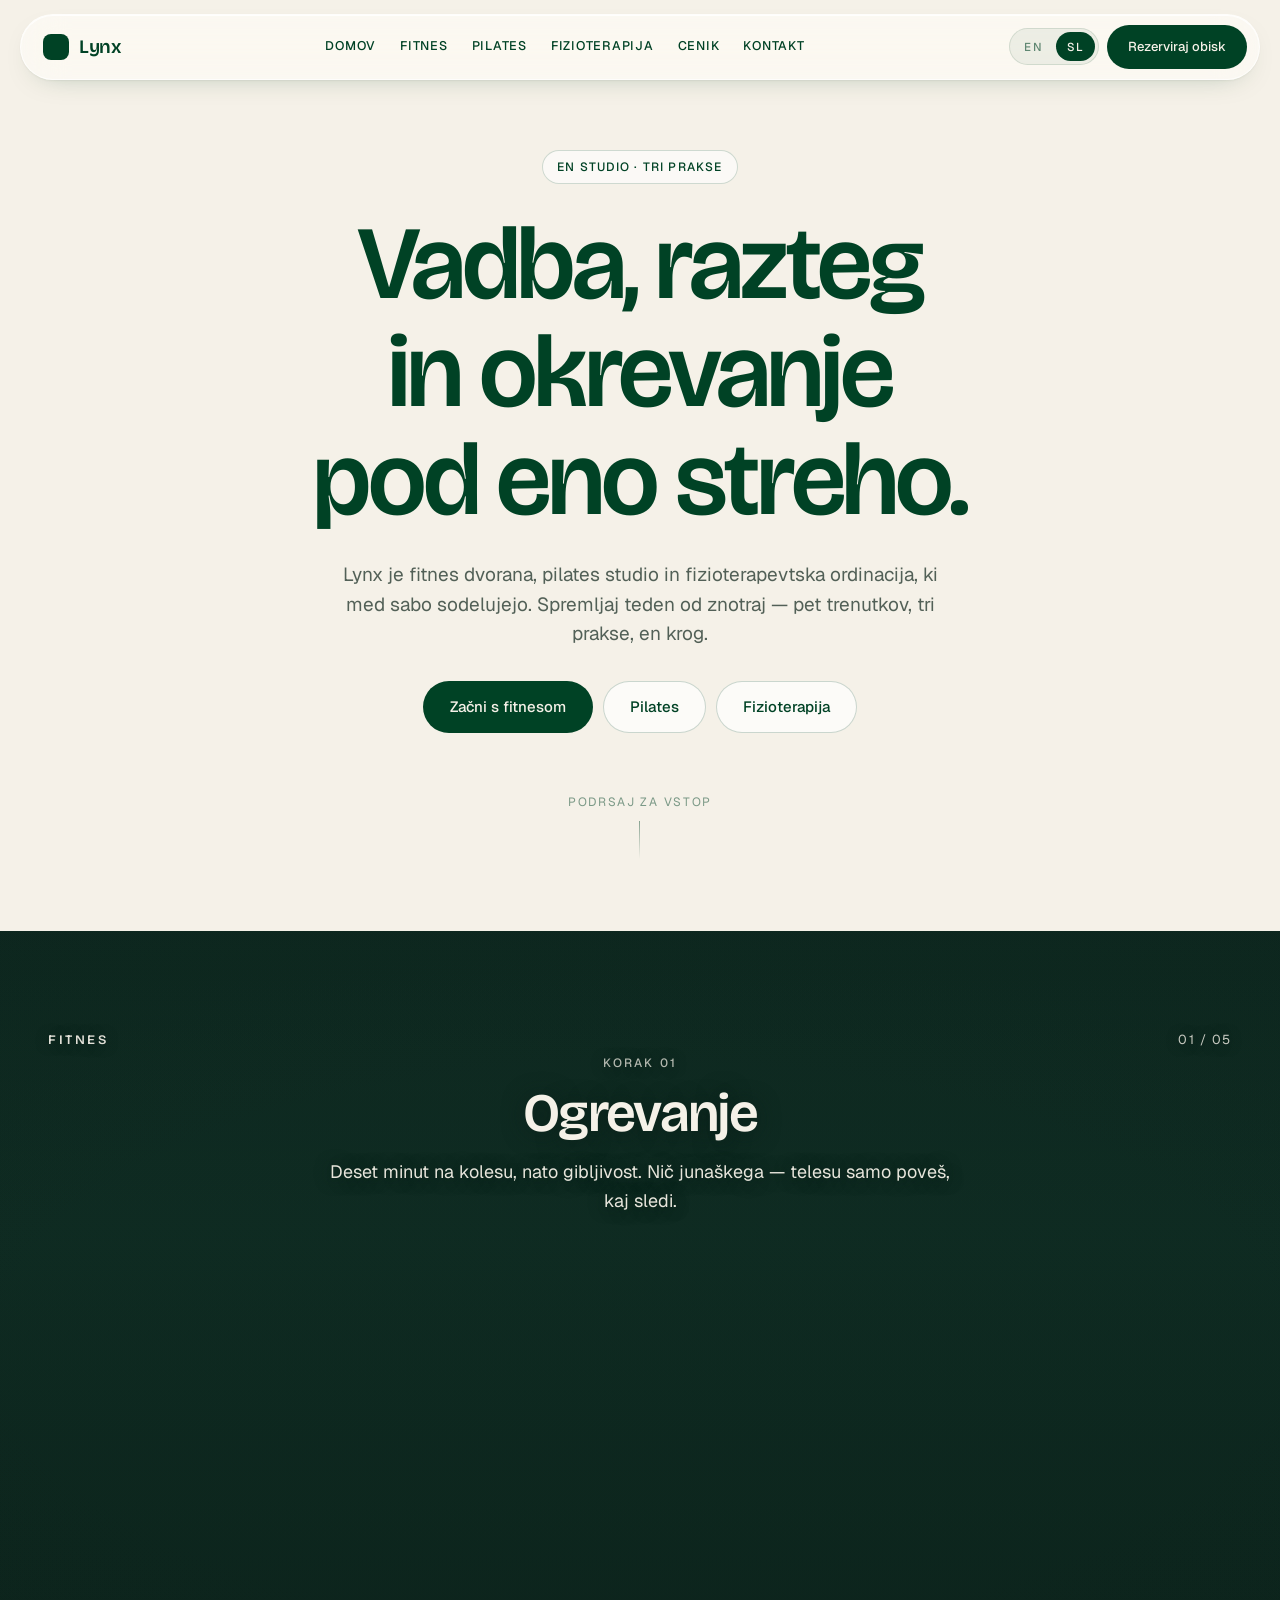
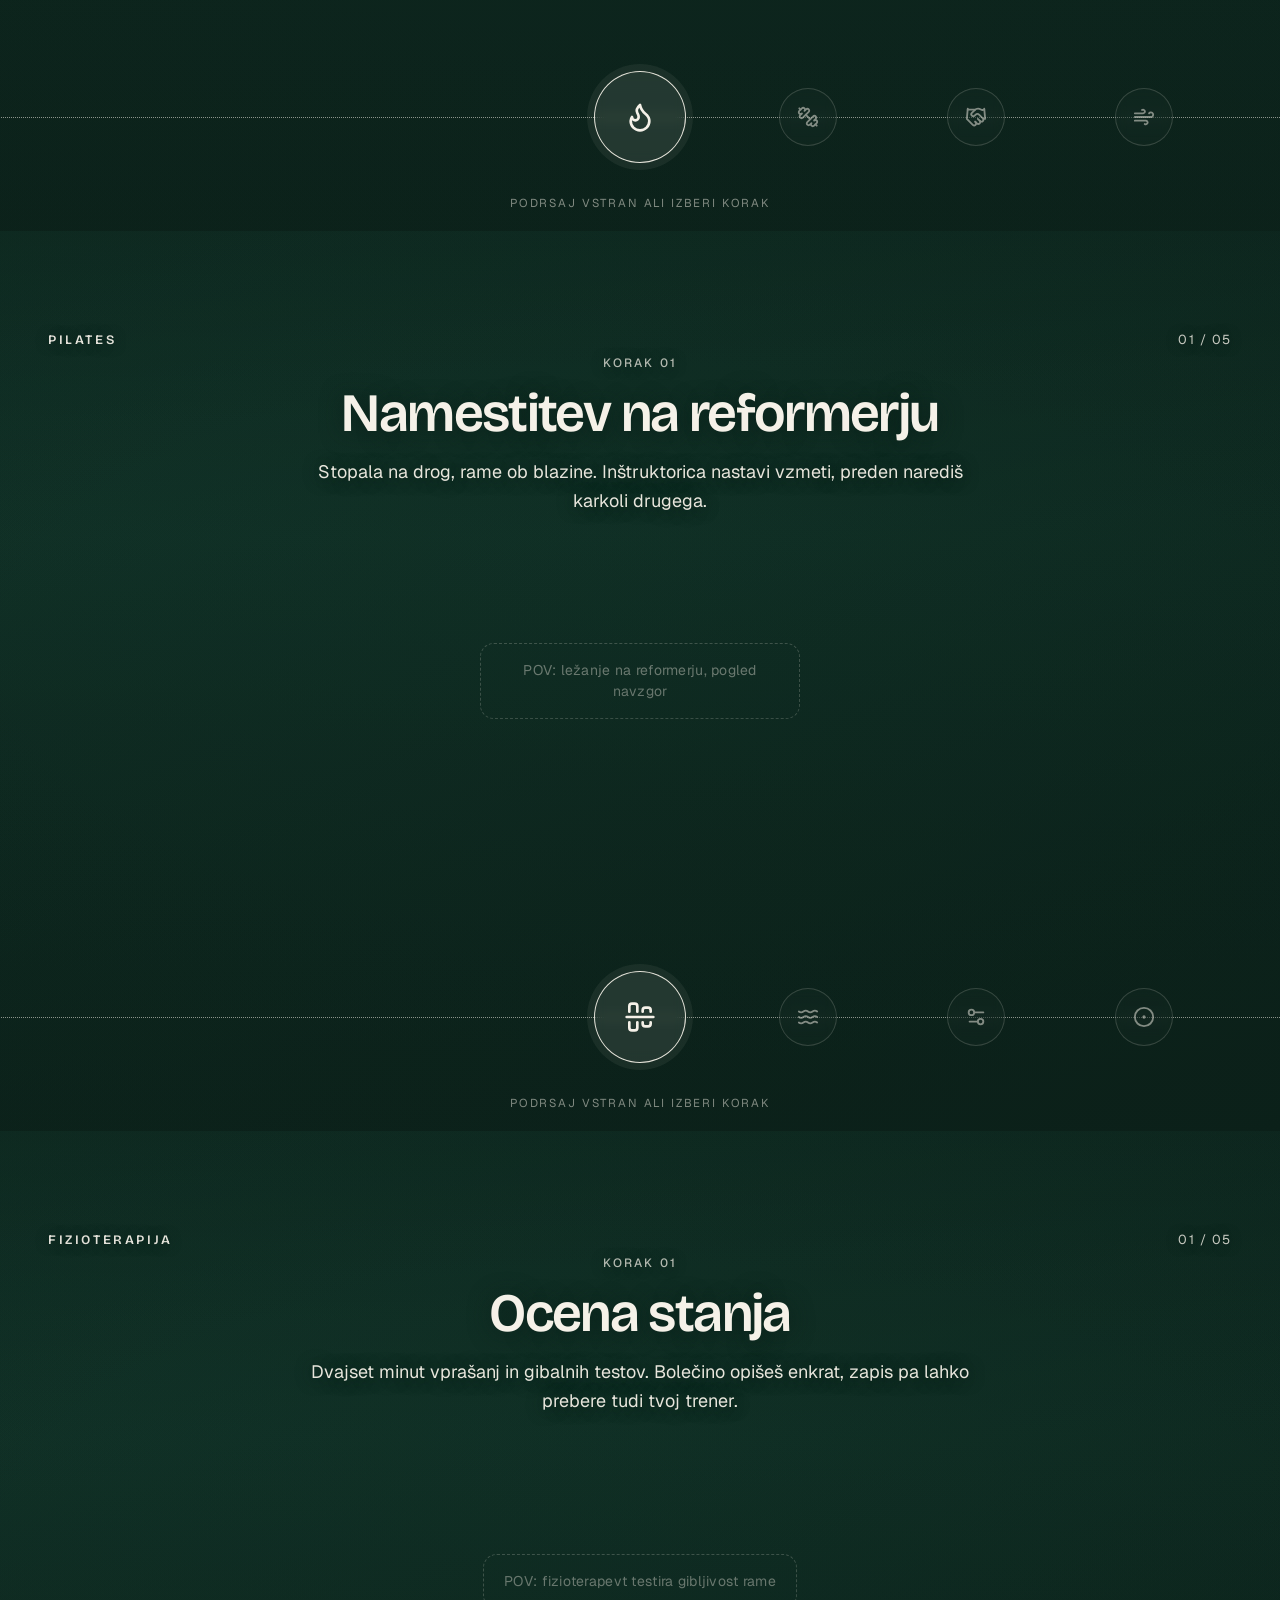
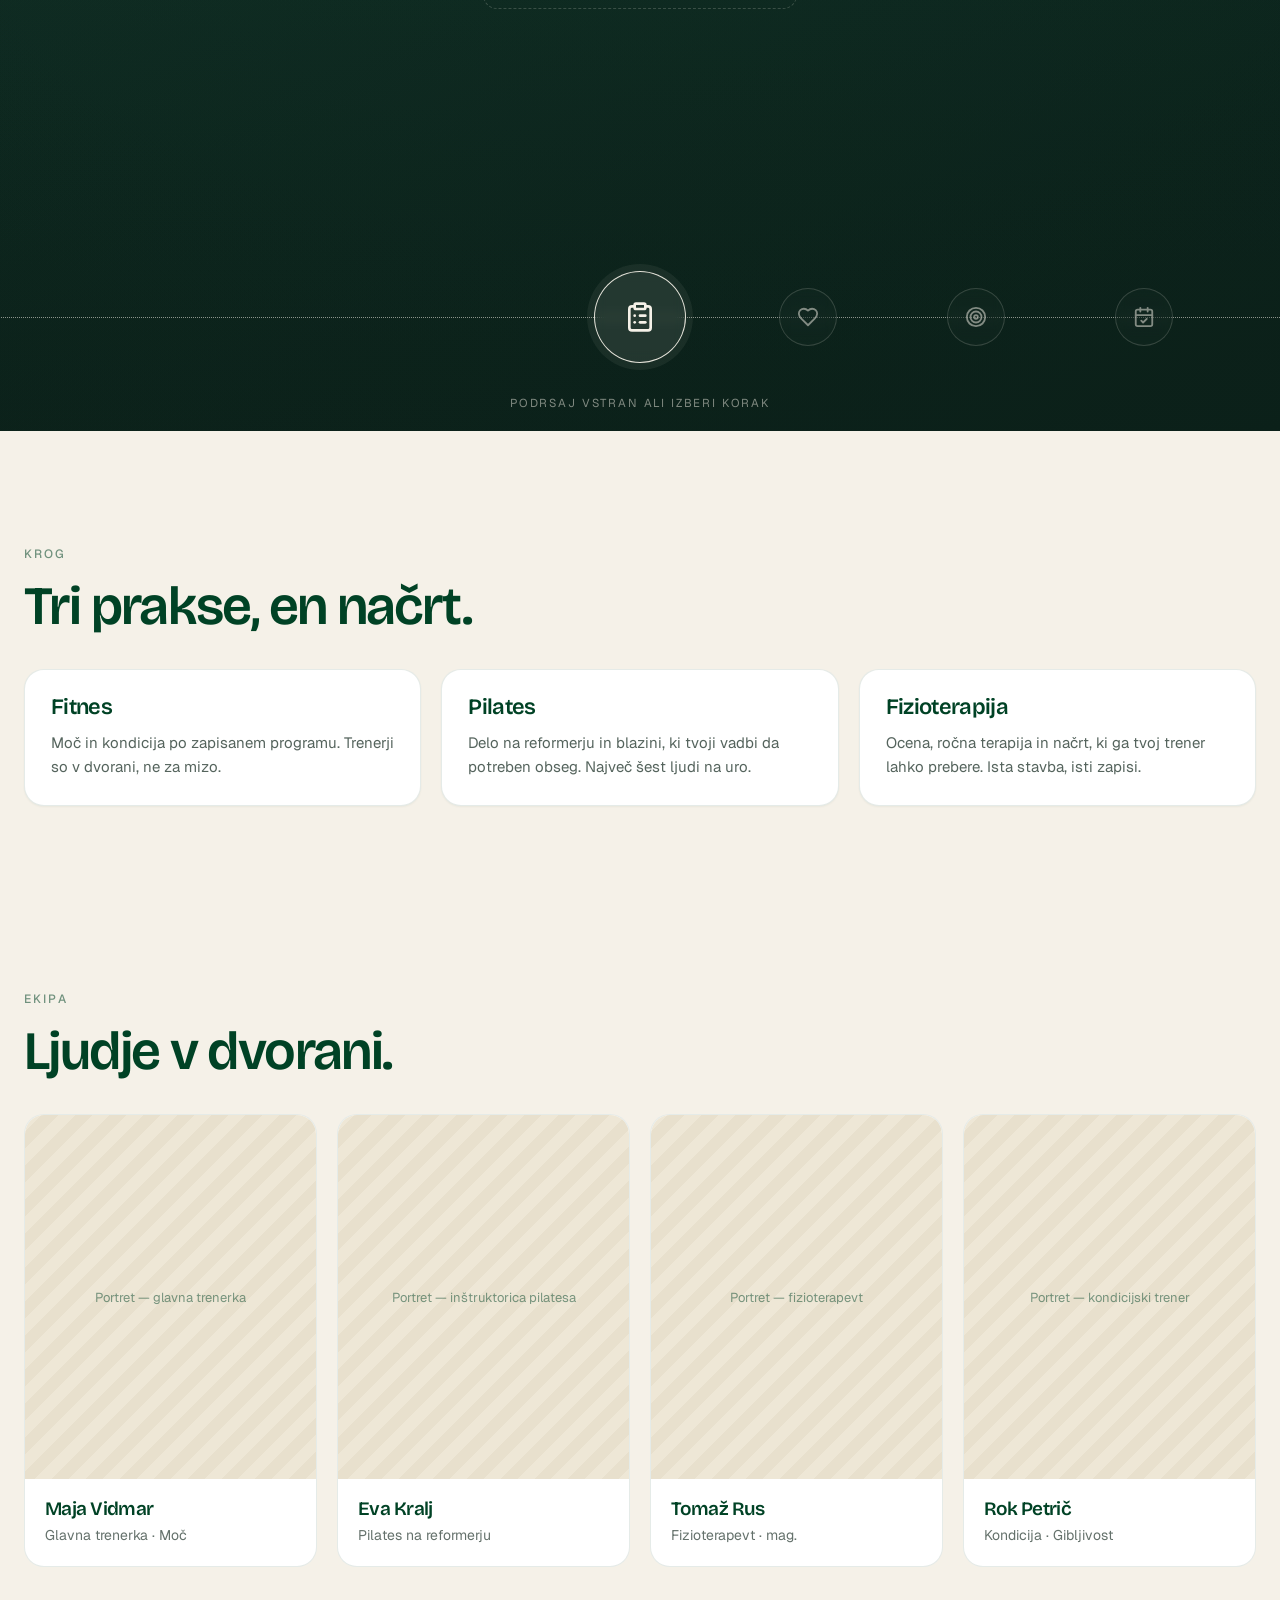
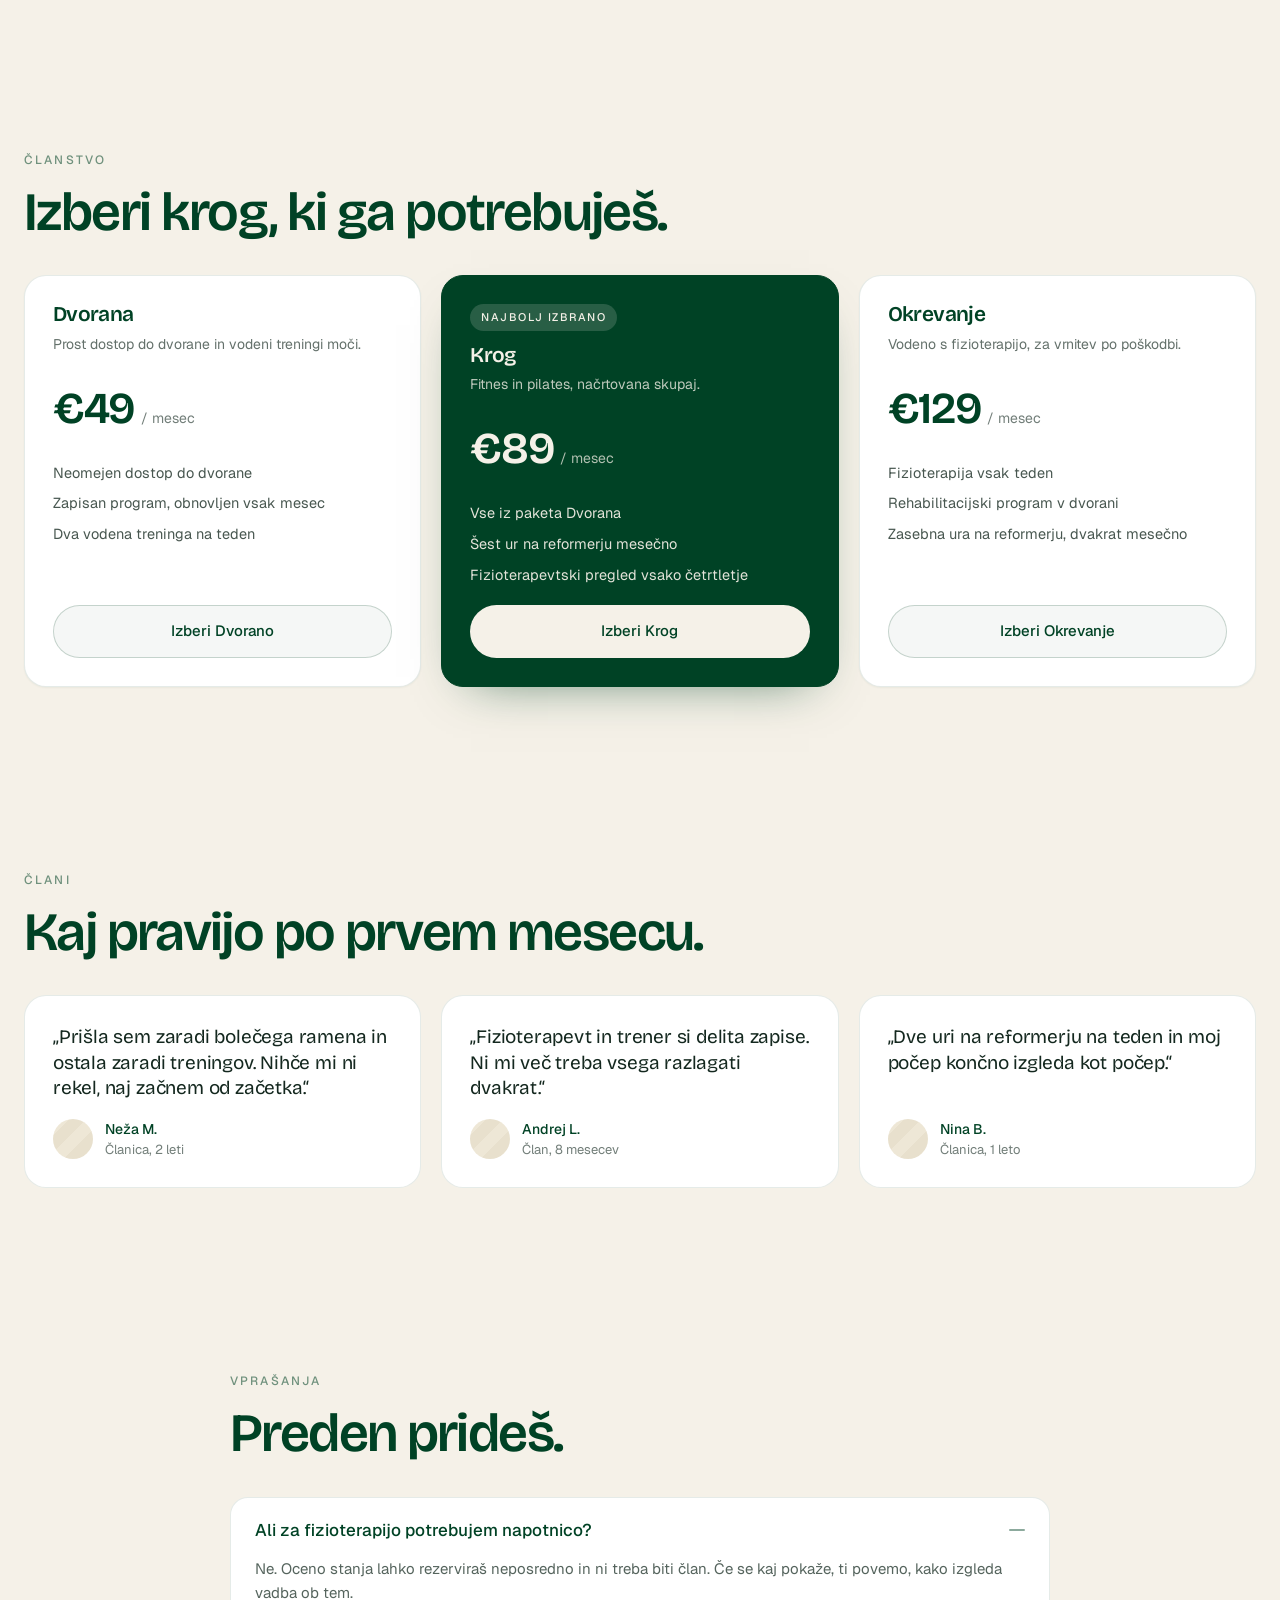
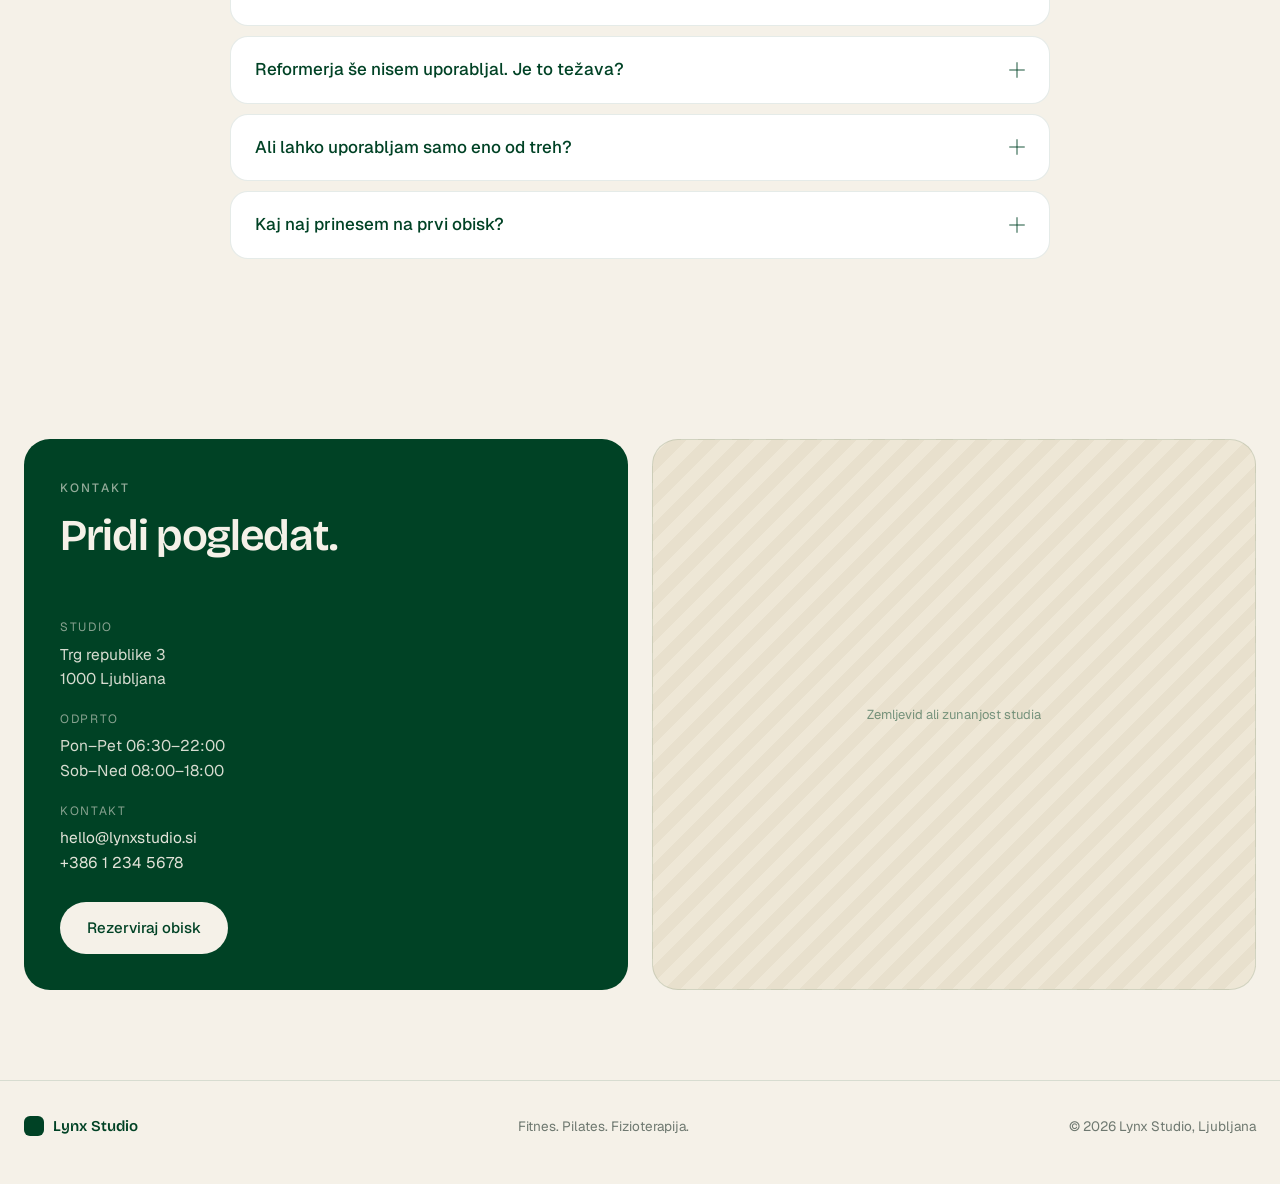
<file: sl/index.html>
<!DOCTYPE html>
<html lang="sl" dir="ltr">
<head>
<meta charset="utf-8">
<meta name="viewport" content="width=device-width, initial-scale=1, viewport-fit=cover">
<title>Lynx Studio — Fitnes, pilates in fizioterapija v Ljubljani</title>
<meta name="description" content="Lynx Studio v Ljubljani združuje vodeno fitnes dvorano, pilates na reformerju in fizioterapijo pod eno streho, po istem načrtu. Rezerviraj obisk.">
<link rel="canonical" href="https://lynxgarden.github.io/frontend-app/sl/">
<link rel="alternate" hreflang="en" href="https://lynxgarden.github.io/frontend-app/">
<link rel="alternate" hreflang="sl" href="https://lynxgarden.github.io/frontend-app/sl/">
<link rel="alternate" hreflang="x-default" href="https://lynxgarden.github.io/frontend-app/">
<meta name="theme-color" content="#004225">
<meta name="robots" content="index, follow, max-image-preview:large">
<meta name="author" content="Lynx Studio">
<meta name="geo.region" content="SI">
<meta name="geo.placename" content="Ljubljana">

<meta property="og:type" content="website">
<meta property="og:site_name" content="Lynx Studio">
<meta property="og:locale" content="sl_SI">
<meta property="og:locale:alternate" content="en_GB">
<meta property="og:title" content="Lynx Studio — Fitnes, pilates in fizioterapija v Ljubljani">
<meta property="og:description" content="Lynx Studio v Ljubljani združuje vodeno fitnes dvorano, pilates na reformerju in fizioterapijo pod eno streho, po istem načrtu. Rezerviraj obisk.">
<meta property="og:url" content="https://lynxgarden.github.io/frontend-app/sl/">
<meta property="og:image" content="https://lynxgarden.github.io/frontend-app/assets/img/og-image.svg">
<meta property="og:image:alt" content="Lynx Studio — fitnes, pilates in fizioterapija v Ljubljani">
<meta name="twitter:card" content="summary_large_image">
<meta name="twitter:title" content="Lynx Studio — Fitnes, pilates in fizioterapija v Ljubljani">
<meta name="twitter:description" content="Lynx Studio v Ljubljani združuje vodeno fitnes dvorano, pilates na reformerju in fizioterapijo pod eno streho, po istem načrtu. Rezerviraj obisk.">
<meta name="twitter:image" content="https://lynxgarden.github.io/frontend-app/assets/img/og-image.svg">

<link rel="icon" href="../assets/img/favicon.svg" type="image/svg+xml">
<link rel="apple-touch-icon" href="../assets/img/favicon.svg">
<link rel="manifest" href="../site.webmanifest">

<link rel="preconnect" href="https://fonts.googleapis.com">
<link rel="preconnect" href="https://fonts.gstatic.com" crossorigin>
<link rel="preload" as="style" href="https://fonts.googleapis.com/css2?family=Bricolage+Grotesque:opsz,wght@12..96,400;12..96,500;12..96,600;12..96,700&family=Geist:wght@300;400;500;600&display=swap">
<link rel="stylesheet" href="https://fonts.googleapis.com/css2?family=Bricolage+Grotesque:opsz,wght@12..96,400;12..96,500;12..96,600;12..96,700&family=Geist:wght@300;400;500;600&display=swap">
<link rel="stylesheet" href="../assets/css/styles.css">
<script type="application/ld+json">{"@context":"https://schema.org","@type":["HealthClub","SportsActivityLocation"],"@id":"https://lynxgarden.github.io/frontend-app/#business","name":"Lynx Studio","description":"Lynx Studio v Ljubljani združuje vodeno fitnes dvorano, pilates na reformerju in fizioterapijo pod eno streho, po istem načrtu. Rezerviraj obisk.","url":"https://lynxgarden.github.io/frontend-app/sl/","telephone":"+386 1 234 5678","email":"hello@lynxstudio.si","priceRange":"€€","currenciesAccepted":"EUR","image":"https://lynxgarden.github.io/frontend-app/assets/img/og-image.svg","logo":"https://lynxgarden.github.io/frontend-app/assets/img/favicon.svg","foundingDate":"2026","address":{"@type":"PostalAddress","streetAddress":"Trg republike 3","postalCode":"1000","addressLocality":"Ljubljana","addressRegion":"Osrednjeslovenska","addressCountry":"SI"},"geo":{"@type":"GeoCoordinates","latitude":46.0511,"longitude":14.5051},"openingHoursSpecification":[{"@type":"OpeningHoursSpecification","dayOfWeek":["Monday","Tuesday","Wednesday","Thursday","Friday"],"opens":"06:30","closes":"22:00"},{"@type":"OpeningHoursSpecification","dayOfWeek":["Saturday","Sunday"],"opens":"08:00","closes":"18:00"}],"sameAs":["https://www.instagram.com/lynxstudio","https://www.facebook.com/lynxstudio"],"areaServed":{"@type":"City","name":"Ljubljana"},"knowsLanguage":["sl","en"],"makesOffer":[{"@type":"Offer","name":"Dvorana","price":"49","priceCurrency":"EUR","description":"Prost dostop do dvorane in vodeni treningi moči.","category":"Membership"},{"@type":"Offer","name":"Krog","price":"89","priceCurrency":"EUR","description":"Fitnes in pilates, načrtovana skupaj.","category":"Membership"},{"@type":"Offer","name":"Okrevanje","price":"129","priceCurrency":"EUR","description":"Vodeno s fizioterapijo, za vrnitev po poškodbi.","category":"Membership"}],"hasOfferCatalog":{"@type":"OfferCatalog","name":"Izberi krog, ki ga potrebuješ.","itemListElement":[{"@type":"OfferCatalog","name":"Fitnes"},{"@type":"OfferCatalog","name":"Pilates"},{"@type":"OfferCatalog","name":"Fizioterapija"}]}}</script>
<script type="application/ld+json">{"@context":"https://schema.org","@type":"WebPage","@id":"https://lynxgarden.github.io/frontend-app/sl/#webpage","url":"https://lynxgarden.github.io/frontend-app/sl/","name":"Lynx Studio — Fitnes, pilates in fizioterapija v Ljubljani","description":"Lynx Studio v Ljubljani združuje vodeno fitnes dvorano, pilates na reformerju in fizioterapijo pod eno streho, po istem načrtu. Rezerviraj obisk.","inLanguage":"sl","isPartOf":{"@type":"WebSite","@id":"https://lynxgarden.github.io/frontend-app/#website","name":"Lynx Studio","url":"https://lynxgarden.github.io/frontend-app/"},"about":{"@id":"https://lynxgarden.github.io/frontend-app/#business"},"primaryImageOfPage":"https://lynxgarden.github.io/frontend-app/assets/img/og-image.svg"}</script>
<script type="application/ld+json">{"@context":"https://schema.org","@type":"FAQPage","inLanguage":"sl","mainEntity":[{"@type":"Question","name":"Ali za fizioterapijo potrebujem napotnico?","acceptedAnswer":{"@type":"Answer","text":"Ne. Oceno stanja lahko rezerviraš neposredno in ni treba biti član. Če se kaj pokaže, ti povemo, kako izgleda vadba ob tem."}},{"@type":"Question","name":"Reformerja še nisem uporabljal. Je to težava?","acceptedAnswer":{"@type":"Answer","text":"Vsaka prva ura je uvodna ura. Šest ljudi na uro pomeni, da je inštruktorica pri tebi v prvi minuti."}},{"@type":"Question","name":"Ali lahko uporabljam samo eno od treh?","acceptedAnswer":{"@type":"Answer","text":"Da. Članstvo Dvorana je samo za dvorano, fizioterapijo pa lahko rezerviraš kot posamezen termin. Večina ljudi na koncu uporablja dve."}},{"@type":"Question","name":"Kaj naj prinesem na prvi obisk?","acceptedAnswer":{"@type":"Answer","text":"Notranje copate, brisačo in nogavice z oprijemom za pilates — če jih pozabiš, jih dobiš na recepciji."}}]}</script>
<script type="application/ld+json">{"@context":"https://schema.org","@type":"BreadcrumbList","itemListElement":[{"@type":"ListItem","position":1,"name":"Domov","item":"https://lynxgarden.github.io/frontend-app/sl/"}]}</script>
</head>
<body>
<a class="skip" href="#main">Preskoči na vsebino</a>

  <nav class="nav" aria-label="">
    <a class="nav__brand" href="#top" aria-label="">
      <span class="nav__mark" aria-hidden="true"></span>
      <span class="nav__wordmark">Lynx</span>
    </a>
    <div class="nav__links">
      <a href="#top">Domov</a>
      <a href="#fitness">Fitnes</a>
      <a href="#pilates">Pilates</a>
      <a href="#physio">Fizioterapija</a>
      <a href="#pricing">Cenik</a>
      <a href="#contacts">Kontakt</a>
    </div>
    <div class="nav__actions">
      <div class="langtoggle" role="group" aria-label="Language">
        <a class="langtoggle__btn " href="../" hreflang="en">EN</a>
        <a class="langtoggle__btn is-active" href="#top" hreflang="sl" aria-current="true">SL</a>
      </div>
      <a class="btn btn--primary nav__book" href="#contacts">Rezerviraj obisk</a>
    </div>
  </nav>
<main id="main">

  <header class="hero" id="top">
    <span class="badge">En studio · Tri prakse</span>
    <h1 class="hero__title">Vadba, razteg in okrevanje pod eno streho.</h1>
    <p class="hero__body">Lynx je fitnes dvorana, pilates studio in fizioterapevtska ordinacija, ki med sabo sodelujejo. Spremljaj teden od znotraj — pet trenutkov, tri prakse, en krog.</p>
    <div class="hero__cta">
      <a class="btn btn--primary" href="#fitness">Začni s fitnesom</a>
      <a class="btn btn--ghost" href="#pilates">Pilates</a>
      <a class="btn btn--ghost" href="#physio">Fizioterapija</a>
    </div>
    <div class="hero__scroll" aria-hidden="true">
      <span>Podrsaj za vstop</span>
      <span class="hero__scrollline"></span>
    </div>
  </header>

    <section class="journey" id="fitness" data-journey="0" aria-label="Fitnes">
      <div class="journey__rail" data-rail tabindex="0">
        
          <article class="slide" data-index="0" aria-roledescription="slide" aria-label="Korak 1 od 5: Ogrevanje">
            <video class="slide__media" src="../assets/media/lynx-warmup.mp4" poster="../assets/img/poster.svg" autoplay muted loop playsinline preload="metadata" aria-hidden="true"></video>
            <div class="slide__scrim" aria-hidden="true"></div>
            <div class="slide__caption">
              <span class="slide__kicker">Korak 01</span>
              <h3 class="slide__title">Ogrevanje</h3>
              <p class="slide__body">Deset minut na kolesu, nato gibljivost. Nič junaškega — telesu samo poveš, kaj sledi.</p>
            </div>
          </article>
          <article class="slide" data-index="1" aria-roledescription="slide" aria-label="Korak 2 od 5: Glavni dvig">
            <div class="slide__ph" role="img" aria-label="POV: roke na drogu, stojalo pred tabo"><span class="slide__ph-label">POV: roke na drogu, stojalo pred tabo</span></div>
            <div class="slide__scrim" aria-hidden="true"></div>
            <div class="slide__caption">
              <span class="slide__kicker">Korak 02</span>
              <h3 class="slide__title">Glavni dvig</h3>
              <p class="slide__body">Počep, potisk, poteg. Trener je današnji trening napisal prejšnji teden, teža pa naraste, ko to dopusti tehnika.</p>
            </div>
          </article>
          <article class="slide" data-index="2" aria-roledescription="slide" aria-label="Korak 3 od 5: Prikimavanje s parketa">
            <div class="slide__ph" role="img" aria-label="POV: trener gre mimo in prikima"><span class="slide__ph-label">POV: trener gre mimo in prikima</span></div>
            <div class="slide__scrim" aria-hidden="true"></div>
            <div class="slide__caption">
              <span class="slide__kicker">Korak 03</span>
              <h3 class="slide__title">Prikimavanje s parketa</h3>
              <p class="slide__body">Nekdo se ustavi, pogleda postavitev in premakne stopalo za dva centimetra. Razliko začutiš pri naslednji ponovitvi.</p>
            </div>
          </article>
          <article class="slide" data-index="3" aria-roledescription="slide" aria-label="Korak 4 od 5: Umirjanje">
            <div class="slide__ph" role="img" aria-label="POV: sedenje na tleh, ohlajanje"><span class="slide__ph-label">POV: sedenje na tleh, ohlajanje</span></div>
            <div class="slide__scrim" aria-hidden="true"></div>
            <div class="slide__caption">
              <span class="slide__kicker">Korak 04</span>
              <h3 class="slide__title">Umirjanje</h3>
              <p class="slide__body">Pet minut dihanja in lahkega raztezanja, preden zapustiš dvorano. Tu se trening zares usede.</p>
            </div>
          </article>
          <article class="slide" data-index="4" aria-roledescription="slide" aria-label="Korak 5 od 5: Naslednja vrata: pilates">
            <div class="slide__ph" role="img" aria-label="POV: hoja proti vratom pilates studia"><span class="slide__ph-label">POV: hoja proti vratom pilates studia</span></div>
            <div class="slide__scrim" aria-hidden="true"></div>
            <div class="slide__caption">
              <span class="slide__kicker">Korak 05</span>
              <h3 class="slide__title">Naslednja vrata: pilates</h3>
              <p class="slide__body">Kolki so po počepih tesni. Pilates studio je za naslednjimi vrati, inštruktorica pa že ve, kaj si dvigoval.</p>
            </div>
          </article>
      </div>
      <div class="journey__bar">
        <h2 class="journey__title">Fitnes</h2>
        <span class="journey__counter" data-counter>01 / 05</span>
      </div>
      <div class="journey__timeline" aria-hidden="true">
        <div class="journey__track" data-track>
          <div class="journey__line"></div>
          <button class="dot is-active" type="button" data-goto="0" aria-label="Ogrevanje"><svg class="dot__icon" viewBox="0 0 24 24" fill="none" stroke="currentColor" stroke-width="2" stroke-linecap="round" stroke-linejoin="round" aria-hidden="true" focusable="false"><path d="M8.5 14.5A2.5 2.5 0 0 0 11 12c0-1.38-.5-2-1-3-1.072-2.143-.224-4.054 2-6 .5 2.5 2 4.9 4 6.5 2 1.6 3 3.5 3 5.5a7 7 0 1 1-14 0c0-1.153.433-2.294 1-3a2.5 2.5 0 0 0 2.5 2.5z"/></svg></button><button class="dot" type="button" data-goto="1" aria-label="Glavni dvig"><svg class="dot__icon" viewBox="0 0 24 24" fill="none" stroke="currentColor" stroke-width="2" stroke-linecap="round" stroke-linejoin="round" aria-hidden="true" focusable="false"><path d="M14.4 14.4 9.6 9.6"/><path d="M18.657 21.485a2 2 0 1 1-2.829-2.828l-1.767 1.768a2 2 0 1 1-2.829-2.829l6.364-6.364a2 2 0 1 1 2.829 2.829l-1.768 1.767a2 2 0 1 1 2.828 2.829z"/><path d="m21.5 21.5-1.4-1.4"/><path d="M3.9 3.9 2.5 2.5"/><path d="M6.404 12.768a2 2 0 1 1-2.829-2.829l1.768-1.767a2 2 0 1 1-2.828-2.829l2.828-2.828a2 2 0 1 1 2.829 2.828l1.767-1.768a2 2 0 1 1 2.829 2.829z"/></svg></button><button class="dot" type="button" data-goto="2" aria-label="Prikimavanje s parketa"><svg class="dot__icon" viewBox="0 0 24 24" fill="none" stroke="currentColor" stroke-width="2" stroke-linecap="round" stroke-linejoin="round" aria-hidden="true" focusable="false"><path d="m11 17 2 2a1 1 0 1 0 3-3"/><path d="m14 14 2.5 2.5a1 1 0 1 0 3-3l-3.88-3.88a3 3 0 0 0-4.24 0l-.88.88a1 1 0 1 1-3-3l2.81-2.81a5.79 5.79 0 0 1 7.06-.87l.47.28a2 2 0 0 0 1.42.25L21 4"/><path d="m21 3 1 11h-2"/><path d="M3 3 2 14l6.5 6.5a1 1 0 1 0 3-3"/><path d="M3 4h8"/></svg></button><button class="dot" type="button" data-goto="3" aria-label="Umirjanje"><svg class="dot__icon" viewBox="0 0 24 24" fill="none" stroke="currentColor" stroke-width="2" stroke-linecap="round" stroke-linejoin="round" aria-hidden="true" focusable="false"><path d="M12.8 19.6A2 2 0 1 0 14 16H2"/><path d="M17.5 8a2.5 2.5 0 1 1 2 4H2"/><path d="M9.8 4.4A2 2 0 1 1 11 8H2"/></svg></button><button class="dot" type="button" data-goto="4" aria-label="Naslednja vrata: pilates"><svg class="dot__icon" viewBox="0 0 24 24" fill="none" stroke="currentColor" stroke-width="2" stroke-linecap="round" stroke-linejoin="round" aria-hidden="true" focusable="false"><path d="M5 12h14"/><path d="m12 5 7 7-7 7"/></svg></button>
        </div>
      </div>
      <p class="journey__hint">Podrsaj vstran ali izberi korak</p>
    </section>
    <section class="journey" id="pilates" data-journey="1" aria-label="Pilates">
      <div class="journey__rail" data-rail tabindex="0">
        
          <article class="slide" data-index="0" aria-roledescription="slide" aria-label="Korak 1 od 5: Namestitev na reformerju">
            <div class="slide__ph" role="img" aria-label="POV: ležanje na reformerju, pogled navzgor"><span class="slide__ph-label">POV: ležanje na reformerju, pogled navzgor</span></div>
            <div class="slide__scrim" aria-hidden="true"></div>
            <div class="slide__caption">
              <span class="slide__kicker">Korak 01</span>
              <h3 class="slide__title">Namestitev na reformerju</h3>
              <p class="slide__body">Stopala na drog, rame ob blazine. Inštruktorica nastavi vzmeti, preden narediš karkoli drugega.</p>
            </div>
          </article>
          <article class="slide" data-index="1" aria-roledescription="slide" aria-label="Korak 2 od 5: Poišči dih">
            <div class="slide__ph" role="img" aria-label="POV: prsni koš se dviga, roke na trebuhu"><span class="slide__ph-label">POV: prsni koš se dviga, roke na trebuhu</span></div>
            <div class="slide__scrim" aria-hidden="true"></div>
            <div class="slide__caption">
              <span class="slide__kicker">Korak 02</span>
              <h3 class="slide__title">Poišči dih</h3>
              <p class="slide__body">Štiri štetja vdih, šest izdih. Vse nadaljnje je odvisno od tega, zato nihče ne hiti.</p>
            </div>
          </article>
          <article class="slide" data-index="2" aria-roledescription="slide" aria-label="Korak 3 od 5: Obremeni vzmeti">
            <div class="slide__ph" role="img" aria-label="POV: roke na jermenih, voziček se premika"><span class="slide__ph-label">POV: roke na jermenih, voziček se premika</span></div>
            <div class="slide__scrim" aria-hidden="true"></div>
            <div class="slide__caption">
              <span class="slide__kicker">Korak 03</span>
              <h3 class="slide__title">Obremeni vzmeti</h3>
              <p class="slide__body">Najprej stopala, nato dolgi razteg. Voziček se premika počasi z namenom — v počasnem je nadzor.</p>
            </div>
          </article>
          <article class="slide" data-index="3" aria-roledescription="slide" aria-label="Korak 4 od 5: Premišljeno delo s trupom">
            <div class="slide__ph" role="img" aria-label="POV: inštruktorica popravi tvoj položaj"><span class="slide__ph-label">POV: inštruktorica popravi tvoj položaj</span></div>
            <div class="slide__scrim" aria-hidden="true"></div>
            <div class="slide__caption">
              <span class="slide__kicker">Korak 04</span>
              <h3 class="slide__title">Premišljeno delo s trupom</h3>
              <p class="slide__body">V prostoru je šest ljudi, zato popravek dobiš po imenu. Deset dobrih ponovitev prekosi trideset naglih.</p>
            </div>
          </article>
          <article class="slide" data-index="4" aria-roledescription="slide" aria-label="Korak 5 od 5: Enkrat na teden: fizioterapija">
            <div class="slide__ph" role="img" aria-label="POV: hoja po hodniku do fizioterapije"><span class="slide__ph-label">POV: hoja po hodniku do fizioterapije</span></div>
            <div class="slide__scrim" aria-hidden="true"></div>
            <div class="slide__caption">
              <span class="slide__kicker">Korak 05</span>
              <h3 class="slide__title">Enkrat na teden: fizioterapija</h3>
              <p class="slide__body">V levem kolku nekaj ne teče prav. Ordinacija je na koncu hodnika, četrtek pa je prost.</p>
            </div>
          </article>
      </div>
      <div class="journey__bar">
        <h2 class="journey__title">Pilates</h2>
        <span class="journey__counter" data-counter>01 / 05</span>
      </div>
      <div class="journey__timeline" aria-hidden="true">
        <div class="journey__track" data-track>
          <div class="journey__line"></div>
          <button class="dot is-active" type="button" data-goto="0" aria-label="Namestitev na reformerju"><svg class="dot__icon" viewBox="0 0 24 24" fill="none" stroke="currentColor" stroke-width="2" stroke-linecap="round" stroke-linejoin="round" aria-hidden="true" focusable="false"><path d="M2 12h20"/><path d="M10 16v4a2 2 0 0 1-2 2H6a2 2 0 0 1-2-2v-4"/><path d="M10 8V4a2 2 0 0 0-2-2H6a2 2 0 0 0-2 2v4"/><path d="M20 16v1a2 2 0 0 1-2 2h-2a2 2 0 0 1-2-2v-1"/><path d="M14 8V7c0-1.1.9-2 2-2h2a2 2 0 0 1 2 2v1"/></svg></button><button class="dot" type="button" data-goto="1" aria-label="Poišči dih"><svg class="dot__icon" viewBox="0 0 24 24" fill="none" stroke="currentColor" stroke-width="2" stroke-linecap="round" stroke-linejoin="round" aria-hidden="true" focusable="false"><path d="M2 6c.6.5 1.2 1 2.5 1C7 7 7 5 9.5 5c2.6 0 2.4 2 5 2 2.5 0 2.5-2 5-2 1.3 0 1.9.5 2.5 1"/><path d="M2 12c.6.5 1.2 1 2.5 1 2.5 0 2.5-2 5-2 2.6 0 2.4 2 5 2 2.5 0 2.5-2 5-2 1.3 0 1.9.5 2.5 1"/><path d="M2 18c.6.5 1.2 1 2.5 1 2.5 0 2.5-2 5-2 2.6 0 2.4 2 5 2 2.5 0 2.5-2 5-2 1.3 0 1.9.5 2.5 1"/></svg></button><button class="dot" type="button" data-goto="2" aria-label="Obremeni vzmeti"><svg class="dot__icon" viewBox="0 0 24 24" fill="none" stroke="currentColor" stroke-width="2" stroke-linecap="round" stroke-linejoin="round" aria-hidden="true" focusable="false"><path d="M20 7h-9"/><path d="M14 17H5"/><circle cx="17" cy="17" r="3"/><circle cx="7" cy="7" r="3"/></svg></button><button class="dot" type="button" data-goto="3" aria-label="Premišljeno delo s trupom"><svg class="dot__icon" viewBox="0 0 24 24" fill="none" stroke="currentColor" stroke-width="2" stroke-linecap="round" stroke-linejoin="round" aria-hidden="true" focusable="false"><circle cx="12" cy="12" r="10"/><circle cx="12" cy="12" r="1.8" fill="currentColor" stroke="none"/></svg></button><button class="dot" type="button" data-goto="4" aria-label="Enkrat na teden: fizioterapija"><svg class="dot__icon" viewBox="0 0 24 24" fill="none" stroke="currentColor" stroke-width="2" stroke-linecap="round" stroke-linejoin="round" aria-hidden="true" focusable="false"><path d="M5 12h14"/><path d="m12 5 7 7-7 7"/></svg></button>
        </div>
      </div>
      <p class="journey__hint">Podrsaj vstran ali izberi korak</p>
    </section>
    <section class="journey" id="physio" data-journey="2" aria-label="Fizioterapija">
      <div class="journey__rail" data-rail tabindex="0">
        
          <article class="slide" data-index="0" aria-roledescription="slide" aria-label="Korak 1 od 5: Ocena stanja">
            <div class="slide__ph" role="img" aria-label="POV: fizioterapevt testira gibljivost rame"><span class="slide__ph-label">POV: fizioterapevt testira gibljivost rame</span></div>
            <div class="slide__scrim" aria-hidden="true"></div>
            <div class="slide__caption">
              <span class="slide__kicker">Korak 01</span>
              <h3 class="slide__title">Ocena stanja</h3>
              <p class="slide__body">Dvajset minut vprašanj in gibalnih testov. Bolečino opišeš enkrat, zapis pa lahko prebere tudi tvoj trener.</p>
            </div>
          </article>
          <article class="slide" data-index="1" aria-roledescription="slide" aria-label="Korak 2 od 5: Ročno delo">
            <div class="slide__ph" role="img" aria-label="POV: na terapevtski mizi, strop nad tabo"><span class="slide__ph-label">POV: na terapevtski mizi, strop nad tabo</span></div>
            <div class="slide__scrim" aria-hidden="true"></div>
            <div class="slide__caption">
              <span class="slide__kicker">Korak 02</span>
              <h3 class="slide__title">Ročno delo</h3>
              <p class="slide__body">Delo z mehkimi tkivi in mobilizacija sklepov na mizi. Mestoma neprijetno, nikoli pa presenečenje.</p>
            </div>
          </article>
          <article class="slide" data-index="2" aria-roledescription="slide" aria-label="Korak 3 od 5: Korektivna obremenitev">
            <div class="slide__ph" role="img" aria-label="POV: korektivne vaje z elastiko"><span class="slide__ph-label">POV: korektivne vaje z elastiko</span></div>
            <div class="slide__scrim" aria-hidden="true"></div>
            <div class="slide__caption">
              <span class="slide__kicker">Korak 03</span>
              <h3 class="slide__title">Korektivna obremenitev</h3>
              <p class="slide__body">Isti gib, ki je bolel, sestavljen znova z manjšo obremenitvijo in boljšim vrstnim redom. Tri vaje, ne petnajst.</p>
            </div>
          </article>
          <article class="slide" data-index="3" aria-roledescription="slide" aria-label="Korak 4 od 5: Tvoj teden, zapisan">
            <div class="slide__ph" role="img" aria-label="POV: branje načrta na tablici"><span class="slide__ph-label">POV: branje načrta na tablici</span></div>
            <div class="slide__scrim" aria-hidden="true"></div>
            <div class="slide__caption">
              <span class="slide__kicker">Korak 04</span>
              <h3 class="slide__title">Tvoj teden, zapisan</h3>
              <p class="slide__body">Kaj trenirati, česa ne in kdaj se vrniti. Vse pride v isti načrt kot tvoji treningi.</p>
            </div>
          </article>
          <article class="slide" data-index="4" aria-roledescription="slide" aria-label="Korak 5 od 5: Nazaj v dvorano">
            <div class="slide__ph" role="img" aria-label="POV: vrnitev v dvorano"><span class="slide__ph-label">POV: vrnitev v dvorano</span></div>
            <div class="slide__scrim" aria-hidden="true"></div>
            <div class="slide__caption">
              <span class="slide__kicker">Korak 05</span>
              <h3 class="slide__title">Nazaj v dvorano</h3>
              <p class="slide__body">Dovoljenje za počep z lažjo končno serijo. Krog se sklene tam, kjer se je začel, teden pametnejši.</p>
            </div>
          </article>
      </div>
      <div class="journey__bar">
        <h2 class="journey__title">Fizioterapija</h2>
        <span class="journey__counter" data-counter>01 / 05</span>
      </div>
      <div class="journey__timeline" aria-hidden="true">
        <div class="journey__track" data-track>
          <div class="journey__line"></div>
          <button class="dot is-active" type="button" data-goto="0" aria-label="Ocena stanja"><svg class="dot__icon" viewBox="0 0 24 24" fill="none" stroke="currentColor" stroke-width="2" stroke-linecap="round" stroke-linejoin="round" aria-hidden="true" focusable="false"><rect width="8" height="4" x="8" y="2" rx="1" ry="1"/><path d="M12 11h4"/><path d="M12 16h4"/><path d="M8 11h.01"/><path d="M8 16h.01"/><path d="M16 4h2a2 2 0 0 1 2 2v14a2 2 0 0 1-2 2H6a2 2 0 0 1-2-2V6a2 2 0 0 1 2-2h2"/></svg></button><button class="dot" type="button" data-goto="1" aria-label="Ročno delo"><svg class="dot__icon" viewBox="0 0 24 24" fill="none" stroke="currentColor" stroke-width="2" stroke-linecap="round" stroke-linejoin="round" aria-hidden="true" focusable="false"><path d="M19 14c1.49-1.46 3-3.21 3-5.5A5.5 5.5 0 0 0 16.5 3c-1.76 0-3 .5-4.5 2-1.5-1.5-2.74-2-4.5-2A5.5 5.5 0 0 0 2 8.5c0 2.29 1.51 4.04 3 5.5l7 7Z"/></svg></button><button class="dot" type="button" data-goto="2" aria-label="Korektivna obremenitev"><svg class="dot__icon" viewBox="0 0 24 24" fill="none" stroke="currentColor" stroke-width="2" stroke-linecap="round" stroke-linejoin="round" aria-hidden="true" focusable="false"><circle cx="12" cy="12" r="10"/><circle cx="12" cy="12" r="6"/><circle cx="12" cy="12" r="2"/></svg></button><button class="dot" type="button" data-goto="3" aria-label="Tvoj teden, zapisan"><svg class="dot__icon" viewBox="0 0 24 24" fill="none" stroke="currentColor" stroke-width="2" stroke-linecap="round" stroke-linejoin="round" aria-hidden="true" focusable="false"><path d="M8 2v4"/><path d="M16 2v4"/><rect width="18" height="18" x="3" y="4" rx="2"/><path d="M3 10h18"/><path d="m9 16 2 2 4-4"/></svg></button><button class="dot" type="button" data-goto="4" aria-label="Nazaj v dvorano"><svg class="dot__icon" viewBox="0 0 24 24" fill="none" stroke="currentColor" stroke-width="2" stroke-linecap="round" stroke-linejoin="round" aria-hidden="true" focusable="false"><path d="M5 12h14"/><path d="m12 5 7 7-7 7"/></svg></button>
        </div>
      </div>
      <p class="journey__hint">Podrsaj vstran ali izberi korak</p>
    </section>

  <section class="section loop" aria-labelledby="loop-title">
    <div class="section__inner">
      <div class="section__head">
        <span class="kicker">Krog</span>
        <h2 id="loop-title">Tri prakse, en načrt.</h2>
      </div>
      <div class="grid grid--3">
        <div class="card"><h3>Fitnes</h3><p>Moč in kondicija po zapisanem programu. Trenerji so v dvorani, ne za mizo.</p></div>
        <div class="card"><h3>Pilates</h3><p>Delo na reformerju in blazini, ki tvoji vadbi da potreben obseg. Največ šest ljudi na uro.</p></div>
        <div class="card"><h3>Fizioterapija</h3><p>Ocena, ročna terapija in načrt, ki ga tvoj trener lahko prebere. Ista stavba, isti zapisi.</p></div>
      </div>
    </div>
  </section>

  <section class="section" id="team" aria-labelledby="team-title">
    <div class="section__inner">
      <div class="section__head">
        <span class="kicker">Ekipa</span>
        <h2 id="team-title">Ljudje v dvorani.</h2>
      </div>
      <div class="grid grid--4">
      <article class="teamcard">
        <div class="teamcard__photo slot" role="img" aria-label="Portret — glavna trenerka"><span>Portret — glavna trenerka</span></div>
        <div class="teamcard__body">
          <h3>Maja Vidmar</h3>
          <p>Glavna trenerka · Moč</p>
        </div>
      </article>
      <article class="teamcard">
        <div class="teamcard__photo slot" role="img" aria-label="Portret — inštruktorica pilatesa"><span>Portret — inštruktorica pilatesa</span></div>
        <div class="teamcard__body">
          <h3>Eva Kralj</h3>
          <p>Pilates na reformerju</p>
        </div>
      </article>
      <article class="teamcard">
        <div class="teamcard__photo slot" role="img" aria-label="Portret — fizioterapevt"><span>Portret — fizioterapevt</span></div>
        <div class="teamcard__body">
          <h3>Tomaž Rus</h3>
          <p>Fizioterapevt · mag.</p>
        </div>
      </article>
      <article class="teamcard">
        <div class="teamcard__photo slot" role="img" aria-label="Portret — kondicijski trener"><span>Portret — kondicijski trener</span></div>
        <div class="teamcard__body">
          <h3>Rok Petrič</h3>
          <p>Kondicija · Gibljivost</p>
        </div>
      </article></div>
    </div>
  </section>

  <section class="section" id="pricing" aria-labelledby="pricing-title">
    <div class="section__inner">
      <div class="section__head">
        <span class="kicker">Članstvo</span>
        <h2 id="pricing-title">Izberi krog, ki ga potrebuješ.</h2>
      </div>
      <div class="grid grid--3 grid--stretch">
      <article class="pricecard">
        <div class="pricecard__head">
          
          <h3>Dvorana</h3>
          <p class="pricecard__desc">Prost dostop do dvorane in vodeni treningi moči.</p>
        </div>
        <p class="pricecard__price"><span class="pricecard__amount">€49</span><span class="pricecard__per">/ mesec</span></p>
        <ul class="pricecard__features"><li>Neomejen dostop do dvorane</li><li>Zapisan program, obnovljen vsak mesec</li><li>Dva vodena treninga na teden</li></ul>
        <a class="btn btn--outline pricecard__cta" href="#contacts">Izberi Dvorano</a>
      </article>
      <article class="pricecard pricecard--featured">
        <div class="pricecard__head">
          <span class="pricecard__badge">Najbolj izbrano</span>
          <h3>Krog</h3>
          <p class="pricecard__desc">Fitnes in pilates, načrtovana skupaj.</p>
        </div>
        <p class="pricecard__price"><span class="pricecard__amount">€89</span><span class="pricecard__per">/ mesec</span></p>
        <ul class="pricecard__features"><li>Vse iz paketa Dvorana</li><li>Šest ur na reformerju mesečno</li><li>Fizioterapevtski pregled vsako četrtletje</li></ul>
        <a class="btn btn--invert pricecard__cta" href="#contacts">Izberi Krog</a>
      </article>
      <article class="pricecard">
        <div class="pricecard__head">
          
          <h3>Okrevanje</h3>
          <p class="pricecard__desc">Vodeno s fizioterapijo, za vrnitev po poškodbi.</p>
        </div>
        <p class="pricecard__price"><span class="pricecard__amount">€129</span><span class="pricecard__per">/ mesec</span></p>
        <ul class="pricecard__features"><li>Fizioterapija vsak teden</li><li>Rehabilitacijski program v dvorani</li><li>Zasebna ura na reformerju, dvakrat mesečno</li></ul>
        <a class="btn btn--outline pricecard__cta" href="#contacts">Izberi Okrevanje</a>
      </article></div>
    </div>
  </section>

  <section class="section" aria-labelledby="test-title">
    <div class="section__inner">
      <div class="section__head">
        <span class="kicker">Člani</span>
        <h2 id="test-title">Kaj pravijo po prvem mesecu.</h2>
      </div>
      <div class="grid grid--3">
      <figure class="quote">
        <blockquote>„Prišla sem zaradi bolečega ramena in ostala zaradi treningov. Nihče mi ni rekel, naj začnem od začetka.“</blockquote>
        <figcaption>
          <span class="quote__avatar slot slot--circle" role="img" aria-label="Fotografija člana"></span>
          <span class="quote__who"><span class="quote__name">Neža M.</span><span class="quote__meta">Članica, 2 leti</span></span>
        </figcaption>
      </figure>
      <figure class="quote">
        <blockquote>„Fizioterapevt in trener si delita zapise. Ni mi več treba vsega razlagati dvakrat.“</blockquote>
        <figcaption>
          <span class="quote__avatar slot slot--circle" role="img" aria-label="Fotografija člana"></span>
          <span class="quote__who"><span class="quote__name">Andrej L.</span><span class="quote__meta">Član, 8 mesecev</span></span>
        </figcaption>
      </figure>
      <figure class="quote">
        <blockquote>„Dve uri na reformerju na teden in moj počep končno izgleda kot počep.“</blockquote>
        <figcaption>
          <span class="quote__avatar slot slot--circle" role="img" aria-label="Fotografija člana"></span>
          <span class="quote__who"><span class="quote__name">Nina B.</span><span class="quote__meta">Članica, 1 leto</span></span>
        </figcaption>
      </figure></div>
    </div>
  </section>

  <section class="section faq" id="faq" aria-labelledby="faq-title">
    <div class="section__inner section__inner--narrow">
      <div class="section__head">
        <span class="kicker">Vprašanja</span>
        <h2 id="faq-title">Preden prideš.</h2>
      </div>
      <div class="faq__list">
      <details class="faq__item" open>
        <summary><span>Ali za fizioterapijo potrebujem napotnico?</span><span class="faq__mark" aria-hidden="true"></span></summary>
        <p>Ne. Oceno stanja lahko rezerviraš neposredno in ni treba biti član. Če se kaj pokaže, ti povemo, kako izgleda vadba ob tem.</p>
      </details>
      <details class="faq__item">
        <summary><span>Reformerja še nisem uporabljal. Je to težava?</span><span class="faq__mark" aria-hidden="true"></span></summary>
        <p>Vsaka prva ura je uvodna ura. Šest ljudi na uro pomeni, da je inštruktorica pri tebi v prvi minuti.</p>
      </details>
      <details class="faq__item">
        <summary><span>Ali lahko uporabljam samo eno od treh?</span><span class="faq__mark" aria-hidden="true"></span></summary>
        <p>Da. Članstvo Dvorana je samo za dvorano, fizioterapijo pa lahko rezerviraš kot posamezen termin. Večina ljudi na koncu uporablja dve.</p>
      </details>
      <details class="faq__item">
        <summary><span>Kaj naj prinesem na prvi obisk?</span><span class="faq__mark" aria-hidden="true"></span></summary>
        <p>Notranje copate, brisačo in nogavice z oprijemom za pilates — če jih pozabiš, jih dobiš na recepciji.</p>
      </details></div>
    </div>
  </section>

  <section class="section" id="contacts" aria-labelledby="contact-title">
    <div class="section__inner contact">
      <div class="contact__card">
        <div class="section__head">
          <span class="kicker kicker--light">Kontakt</span>
          <h2 id="contact-title">Pridi pogledat.</h2>
        </div>
        <address class="contact__details">
          <div>
            <p class="contact__label">Studio</p>
            <p>Trg republike 3<br>1000 Ljubljana</p>
          </div>
          <div>
            <p class="contact__label">Odprto</p>
            <p>Pon–Pet 06:30–22:00<br>Sob–Ned 08:00–18:00</p>
          </div>
          <div>
            <p class="contact__label">Kontakt</p>
            <p><a href="mailto:hello@lynxstudio.si">hello@lynxstudio.si</a><br><a href="tel:+38612345678">+386 1 234 5678</a></p>
          </div>
        </address>
        <a class="btn btn--invert contact__cta" href="mailto:hello@lynxstudio.si">Rezerviraj obisk</a>
      </div>
      <a class="contact__map slot" href="https://www.google.com/maps/search/?api=1&amp;query=Trg%20republike%203%2C%201000%20Ljubljana%2C%20Slovenia" target="_blank" rel="noopener" role="img" aria-label="Zemljevid ali zunanjost studia"><span>Zemljevid ali zunanjost studia</span></a>
    </div>
  </section>
</main>

  <footer class="footer">
    <div class="footer__inner">
      <span class="footer__brand"><span class="nav__mark nav__mark--sm" aria-hidden="true"></span><span>Lynx Studio</span></span>
      <span>Fitnes. Pilates. Fizioterapija.</span>
      <span>© 2026 Lynx Studio, Ljubljana</span>
    </div>
  </footer>
<script src="../assets/js/app.js" defer></script>
</body>
</html>
</file>
<file: assets/css/styles.css>
/* ==========================================================================
   Lynx Studio — styles
   Palette: cream #F5F1E8 · ink #14281F · forest #004225 · forest-hover #0A6039
   ========================================================================== */
:root {
  --cream: #F5F1E8;
  --ink: #14281F;
  --forest: #004225;
  --forest-hover: #0A6039;
  --dark: #0B2019;
  --line: rgba(0, 66, 37, 0.10);
  --muted: rgba(20, 40, 31, 0.72);
  --font-body: "Geist", system-ui, -apple-system, sans-serif;
  --font-head: "Bricolage Grotesque", "Geist", sans-serif;
  --maxw: 1240px;
}

*, *::before, *::after { box-sizing: border-box; }

html { scroll-behavior: smooth; -webkit-text-size-adjust: 100%; }

body {
  margin: 0;
  background: var(--cream);
  color: var(--ink);
  font-family: var(--font-body);
  font-size: 16px;
  line-height: 1.5;
  -webkit-font-smoothing: antialiased;
  overflow-x: hidden;
}

h1, h2, h3 {
  margin: 0;
  font-family: var(--font-head);
  font-weight: 600;
  letter-spacing: -0.03em;
  line-height: 1.04;
}
p { margin: 0; }
a { color: var(--forest); text-decoration: none; transition: color 150ms ease; }
a:hover { color: var(--forest-hover); }
img, svg, video { display: block; max-width: 100%; }
::selection { background: var(--forest); color: var(--cream); }

.skip {
  position: absolute; left: -9999px; top: 0; z-index: 200;
  padding: 12px 18px; background: var(--forest); color: var(--cream); border-radius: 0 0 10px 0;
}
.skip:focus { left: 0; color: var(--cream); }

:focus-visible { outline: 2px solid var(--forest); outline-offset: 3px; }

/* ---- Buttons ------------------------------------------------------------ */
.btn {
  display: inline-flex; align-items: center; justify-content: center;
  padding: 14px 26px; border-radius: 999px;
  font-size: 15px; font-weight: 500; white-space: nowrap; cursor: pointer;
  border: 1px solid transparent; transition: background 150ms ease, color 150ms ease, border-color 150ms ease;
}
.btn--primary { background: var(--forest); color: var(--cream); }
.btn--primary:hover { background: var(--forest-hover); color: var(--cream); }
.btn--ghost { background: rgba(255, 255, 255, 0.7); border-color: rgba(0, 66, 37, 0.2); color: var(--forest); }
.btn--ghost:hover { background: #fff; color: var(--forest); }
.btn--outline { border-color: rgba(0, 66, 37, 0.2); background: rgba(0, 66, 37, 0.04); color: var(--forest); }
.btn--outline:hover { background: rgba(0, 66, 37, 0.09); color: var(--forest); }
.btn--invert { background: var(--cream); color: var(--forest); }
.btn--invert:hover { background: #fff; color: var(--forest); }

/* ---- Nav ---------------------------------------------------------------- */
.nav {
  position: fixed; top: 14px; left: 50%; transform: translateX(-50%); z-index: 60;
  width: calc(100% - 28px); max-width: var(--maxw);
  display: flex; align-items: center; justify-content: space-between; gap: 14px;
  padding: 10px 12px 10px 22px; border-radius: 999px;
  background: rgba(255, 255, 255, 0.5);
  backdrop-filter: blur(22px) saturate(180%); -webkit-backdrop-filter: blur(22px) saturate(180%);
  border: 1px solid rgba(255, 255, 255, 0.7);
  box-shadow: 0 1px 2px rgba(0, 66, 37, 0.06), 0 10px 30px -18px rgba(0, 66, 37, 0.35), inset 0 1px 0 rgba(255, 255, 255, 0.85);
}
.nav__brand { display: flex; align-items: center; gap: 10px; flex: none; }
.nav__mark { width: 26px; height: 26px; border-radius: 8px; background: var(--forest); }
.nav__mark--sm { width: 20px; height: 20px; border-radius: 6px; }
.nav__wordmark { font-family: var(--font-head); font-weight: 600; font-size: 19px; letter-spacing: -0.02em; color: var(--forest); }
.nav__links { display: flex; align-items: center; gap: 2px; overflow: hidden; }
.nav__links a {
  padding: 8px 11px; border-radius: 999px; font-size: 12.5px; font-weight: 500;
  letter-spacing: 0.06em; text-transform: uppercase; color: var(--forest); white-space: nowrap;
}
.nav__links a:hover { background: rgba(0, 66, 37, 0.07); }
.nav__actions { display: flex; align-items: center; gap: 8px; flex: none; }
.nav__book { padding: 11px 20px; font-size: 13px; }

.langtoggle { display: flex; align-items: center; gap: 2px; padding: 3px; border-radius: 999px; background: rgba(0, 66, 37, 0.06); border: 1px solid rgba(0, 66, 37, 0.12); }
.langtoggle__btn { padding: 6px 11px; border-radius: 999px; font-size: 11.5px; font-weight: 500; letter-spacing: 0.1em; color: rgba(0, 66, 37, 0.6); }
.langtoggle__btn.is-active { background: var(--forest); color: var(--cream); }

/* ---- Hero --------------------------------------------------------------- */
.hero {
  position: relative; padding: 150px 24px 72px;
  display: flex; flex-direction: column; align-items: center; text-align: center; gap: 26px;
}
.badge {
  display: inline-flex; align-items: center; gap: 8px; padding: 7px 14px; border-radius: 999px;
  border: 1px solid rgba(0, 66, 37, 0.18); background: rgba(255, 255, 255, 0.6);
  font-size: 12px; font-weight: 500; letter-spacing: 0.1em; text-transform: uppercase; color: var(--forest);
}
.hero__title { max-width: 940px; font-size: clamp(44px, 8.2vw, 104px); color: var(--forest); text-wrap: balance; }
.hero__body { max-width: 620px; font-size: clamp(16px, 2.1vw, 19px); line-height: 1.55; color: var(--muted); text-wrap: pretty; }
.hero__cta { display: flex; flex-wrap: wrap; gap: 10px; justify-content: center; padding-top: 6px; }
.hero__scroll { display: flex; flex-direction: column; align-items: center; gap: 10px; padding-top: 34px; font-size: 12px; letter-spacing: 0.14em; text-transform: uppercase; color: rgba(0, 66, 37, 0.5); }
.hero__scrollline { display: block; width: 1px; height: 38px; background: linear-gradient(rgba(0, 66, 37, 0.45), rgba(0, 66, 37, 0)); }

/* ---- Journey / carousel ------------------------------------------------- */
.journey { position: relative; height: 100vh; min-height: 600px; overflow: hidden; background: var(--dark); }
.journey__rail {
  position: absolute; inset: 0; display: flex;
  overflow-x: auto; overflow-y: hidden;
  scroll-snap-type: x mandatory; scrollbar-width: none; -ms-overflow-style: none;
}
.journey__rail::-webkit-scrollbar { display: none; }

.slide { position: relative; flex: none; width: 100%; height: 100%; scroll-snap-align: center; overflow: hidden; }
.slide__media { position: absolute; inset: 0; width: 100%; height: 100%; object-fit: cover; }
.slide__ph {
  position: absolute; inset: 0; display: flex; align-items: center; justify-content: center; padding: 40px;
  background: radial-gradient(120% 90% at 50% 30%, #17463629, transparent 70%), linear-gradient(160deg, #12352a, var(--dark));
}
.slide__ph-label { max-width: 320px; text-align: center; font-size: 14px; letter-spacing: 0.02em; color: rgba(245, 241, 232, 0.5); border: 1px dashed rgba(245, 241, 232, 0.25); border-radius: 14px; padding: 16px 20px; }
.slide__scrim {
  position: absolute; inset: 0; pointer-events: none;
  background:
    radial-gradient(120% 75% at 50% 46%, rgba(11, 32, 25, 0) 40%, rgba(11, 32, 25, 0.34) 100%),
    linear-gradient(180deg, rgba(11, 32, 25, 0.46) 0%, rgba(11, 32, 25, 0.08) 34%, rgba(11, 32, 25, 0.66) 100%);
}
.slide__caption {
  position: absolute; left: 0; right: 0; top: clamp(96px, 13vh, 128px);
  padding: 6px 28px 0; text-align: center; pointer-events: none;
}
.slide__caption > * { pointer-events: auto; max-width: 680px; margin-inline: auto; }
.slide__kicker { display: block; font-size: 12px; font-weight: 500; letter-spacing: 0.18em; text-transform: uppercase; color: rgba(245, 241, 232, 0.72); margin-bottom: 14px; text-shadow: 0 1px 12px rgba(11, 32, 25, 0.8); }
.slide__title { font-size: clamp(28px, 4.6vw, 54px); color: var(--cream); margin-bottom: 16px; text-wrap: balance; text-shadow: 0 2px 22px rgba(11, 32, 25, 0.85); }
.slide__body { font-size: clamp(15px, 1.9vw, 18px); line-height: 1.6; color: rgba(245, 241, 232, 0.94); text-wrap: pretty; text-shadow: 0 1px 16px rgba(11, 32, 25, 0.9); }

.journey__bar {
  position: absolute; top: clamp(72px, 11vh, 104px); left: 50%; transform: translateX(-50%);
  width: 100%; max-width: var(--maxw); padding: 0 28px;
  display: flex; align-items: baseline; justify-content: space-between; gap: 16px; pointer-events: none;
}
.journey__title { font-family: var(--font-head); font-size: 13px; font-weight: 600; letter-spacing: 0.2em; text-transform: uppercase; color: rgba(245, 241, 232, 0.92); text-shadow: 0 1px 12px rgba(11, 32, 25, 0.7); }
.journey__counter { font-size: 13px; letter-spacing: 0.12em; color: rgba(245, 241, 232, 0.8); text-shadow: 0 1px 12px rgba(11, 32, 25, 0.7); }

.journey__timeline { position: absolute; left: 0; right: 0; bottom: 54px; height: 120px; overflow: hidden; }
.journey__track {
  position: absolute; top: 0; left: 50%; height: 120px; display: flex; align-items: center;
  transform: translateX(calc(-1 * (var(--active, 0) * var(--pitch, 168px) + var(--pitch, 168px) / 2)));
  transition: transform 700ms cubic-bezier(.22, 1, .36, 1);
}
.journey__line { position: absolute; top: 50%; left: -160vw; right: -160vw; border-top: 1px dotted rgba(245, 241, 232, 0.55); }
.dot {
  flex: none; width: var(--pitch, 168px);
  display: inline-flex; align-items: center; justify-content: center;
  background: none; border: none; padding: 0; cursor: pointer; color: var(--cream);
}
.dot::before {
  content: ""; position: absolute; width: 58px; height: 58px; border-radius: 999px;
  background: rgba(245, 241, 232, 0.03); border: 1px solid rgba(245, 241, 232, 0.34);
  opacity: 0.5; backdrop-filter: blur(6px);
  transition: all 600ms cubic-bezier(.22, 1, .36, 1);
}
.dot__icon { position: relative; width: 22px; height: 22px; opacity: 0.5; transition: all 600ms ease; }
.dot.is-active::before { width: 92px; height: 92px; background: rgba(245, 241, 232, 0.10); border-color: rgba(245, 241, 232, 0.92); opacity: 1; box-shadow: 0 0 0 7px rgba(245, 241, 232, 0.06); }
.dot.is-active .dot__icon { width: 32px; height: 32px; opacity: 1; }
.journey__hint { position: absolute; bottom: 20px; left: 0; right: 0; text-align: center; font-size: 11.5px; letter-spacing: 0.16em; text-transform: uppercase; color: rgba(245, 241, 232, 0.5); }

/* ---- Generic sections --------------------------------------------------- */
.section { padding: 90px 24px; display: flex; justify-content: center; }
.loop { padding-top: 110px; }
.section__inner { width: 100%; max-width: var(--maxw); }
.section__inner--narrow { max-width: 820px; }
.section__head { max-width: 720px; margin-bottom: 34px; }
.section__head h2 { font-size: clamp(30px, 4.6vw, 54px); color: var(--forest); margin-top: 14px; }
.kicker { font-size: 12px; font-weight: 500; letter-spacing: 0.18em; text-transform: uppercase; color: rgba(0, 66, 37, 0.55); }
.kicker--light { color: rgba(245, 241, 232, 0.6); }

.grid { display: grid; gap: 20px; }
.grid--3 { grid-template-columns: repeat(auto-fit, minmax(260px, 1fr)); }
.grid--4 { grid-template-columns: repeat(auto-fit, minmax(230px, 1fr)); }
.grid--stretch { align-items: stretch; }

.card { padding: 26px; border-radius: 20px; background: #fff; border: 1px solid var(--line); box-shadow: 0 1px 2px rgba(0, 66, 37, 0.05); }
.card h3 { font-size: 22px; color: var(--forest); }
.card p { margin-top: 12px; font-size: 15px; line-height: 1.6; color: var(--muted); }

/* ---- Slot placeholders -------------------------------------------------- */
.slot {
  position: relative; display: flex; align-items: center; justify-content: center; text-align: center;
  background: repeating-linear-gradient(135deg, #eee7d6, #eee7d6 12px, #e8e0cd 12px, #e8e0cd 24px);
  color: rgba(0, 66, 37, 0.5); font-size: 13px; padding: 12px;
}
.slot span { pointer-events: none; }
.slot--circle { border-radius: 999px; }

/* ---- Team --------------------------------------------------------------- */
.teamcard { border-radius: 20px; overflow: hidden; background: #fff; border: 1px solid var(--line); }
.teamcard__photo { width: 100%; aspect-ratio: 4 / 5; }
.teamcard__body { padding: 20px; }
.teamcard__body h3 { font-size: 19px; color: var(--forest); }
.teamcard__body p { margin-top: 6px; font-size: 14px; color: rgba(20, 40, 31, 0.66); }

/* ---- Pricing ------------------------------------------------------------ */
.pricecard { display: flex; flex-direction: column; gap: 20px; padding: 28px; border-radius: 22px; background: #fff; border: 1px solid var(--line); box-shadow: 0 1px 2px rgba(0, 66, 37, 0.05); }
.pricecard h3 { font-size: 21px; color: var(--forest); }
.pricecard__desc { margin-top: 8px; font-size: 14px; line-height: 1.55; color: rgba(20, 40, 31, 0.66); }
.pricecard__price { display: flex; align-items: baseline; gap: 6px; }
.pricecard__amount { font-family: var(--font-head); font-size: 44px; font-weight: 600; color: var(--forest); letter-spacing: -0.03em; }
.pricecard__per { font-size: 14px; color: rgba(20, 40, 31, 0.6); }
.pricecard__features { list-style: none; margin: 0; padding: 0; display: flex; flex-direction: column; gap: 9px; font-size: 14.5px; color: rgba(20, 40, 31, 0.78); }
.pricecard__cta { margin-top: auto; }
.pricecard--featured { background: var(--forest); border-color: var(--forest); box-shadow: 0 20px 50px -30px rgba(0, 66, 37, 0.7); }
.pricecard--featured h3 { color: var(--cream); }
.pricecard--featured .pricecard__desc { color: rgba(245, 241, 232, 0.78); }
.pricecard--featured .pricecard__amount { color: var(--cream); }
.pricecard--featured .pricecard__per { color: rgba(245, 241, 232, 0.72); }
.pricecard--featured .pricecard__features { color: rgba(245, 241, 232, 0.92); }
.pricecard__badge { display: inline-block; padding: 5px 11px; border-radius: 999px; background: rgba(245, 241, 232, 0.16); color: var(--cream); font-size: 11px; font-weight: 500; letter-spacing: 0.14em; text-transform: uppercase; margin-bottom: 14px; }

/* ---- Testimonials ------------------------------------------------------- */
.quote { margin: 0; display: flex; flex-direction: column; gap: 18px; padding: 28px; border-radius: 22px; background: #fff; border: 1px solid var(--line); }
.quote blockquote { margin: 0; font-family: var(--font-head); font-size: 19px; line-height: 1.35; color: var(--ink); letter-spacing: -0.01em; }
.quote figcaption { display: flex; align-items: center; gap: 12px; margin-top: auto; }
.quote__avatar { width: 40px; height: 40px; flex: none; font-size: 0; }
.quote__who { display: flex; flex-direction: column; }
.quote__name { font-size: 14px; font-weight: 500; color: var(--forest); }
.quote__meta { font-size: 13px; color: rgba(20, 40, 31, 0.6); }

/* ---- FAQ ---------------------------------------------------------------- */
.faq__list { display: flex; flex-direction: column; gap: 10px; }
.faq__item { padding: 20px 24px; border-radius: 18px; background: #fff; border: 1px solid var(--line); }
.faq__item summary { display: flex; align-items: center; justify-content: space-between; gap: 16px; font-size: 17px; font-weight: 500; color: var(--forest); list-style: none; cursor: pointer; }
.faq__item summary::-webkit-details-marker { display: none; }
.faq__item p { margin-top: 14px; font-size: 15px; line-height: 1.6; color: var(--muted); }
.faq__mark { position: relative; width: 16px; height: 16px; flex: none; }
.faq__mark::before, .faq__mark::after { content: ""; position: absolute; background: rgba(0, 66, 37, 0.45); border-radius: 2px; }
.faq__mark::before { top: 7px; left: 0; width: 16px; height: 2px; }
.faq__mark::after { left: 7px; top: 0; width: 2px; height: 16px; transition: transform 200ms ease; }
.faq__item[open] .faq__mark::after { transform: scaleY(0); }

/* ---- Contact ------------------------------------------------------------ */
.contact { display: grid; grid-template-columns: repeat(auto-fit, minmax(300px, 1fr)); gap: 24px; align-items: stretch; }
.contact__card { display: flex; flex-direction: column; gap: 26px; padding: 36px; border-radius: 26px; background: var(--forest); }
.contact__card h2 { color: var(--cream); font-size: clamp(28px, 3.8vw, 44px); margin-top: 14px; }
.contact__details { display: flex; flex-direction: column; gap: 18px; font-size: 15.5px; line-height: 1.6; color: rgba(245, 241, 232, 0.88); font-style: normal; }
.contact__details a { color: rgba(245, 241, 232, 0.92); }
.contact__details a:hover { color: #fff; }
.contact__label { font-size: 12px; letter-spacing: 0.14em; text-transform: uppercase; color: rgba(245, 241, 232, 0.55); margin-bottom: 5px; }
.contact__cta { align-self: flex-start; margin-top: auto; }
.contact__map { min-height: 340px; border-radius: 26px; overflow: hidden; border: 1px solid rgba(0, 66, 37, 0.12); }

/* ---- Footer ------------------------------------------------------------- */
.footer { padding: 34px 24px 46px; display: flex; justify-content: center; border-top: 1px solid rgba(0, 66, 37, 0.12); }
.footer__inner { width: 100%; max-width: var(--maxw); display: flex; flex-wrap: wrap; gap: 14px; align-items: center; justify-content: space-between; font-size: 13.5px; color: rgba(20, 40, 31, 0.6); }
.footer__brand { display: flex; align-items: center; gap: 9px; font-family: var(--font-head); font-weight: 600; color: var(--forest); font-size: 15px; }

/* ---- Responsive --------------------------------------------------------- */
@media (max-width: 900px) {
  .nav__links { display: none; }
}
@media (max-width: 640px) {
  .nav { padding: 8px 8px 8px 16px; }
  .nav__book { padding: 10px 16px; }
  .section { padding: 64px 20px; }
  .loop { padding-top: 80px; }
  .hero { padding: 128px 20px 56px; }
}

/* ---- Motion / preferences ---------------------------------------------- */
@media (prefers-reduced-motion: reduce) {
  html { scroll-behavior: auto; }
  .journey__track, .dot::before, .dot__icon, .faq__mark::after { transition: none; }
}
</file>
